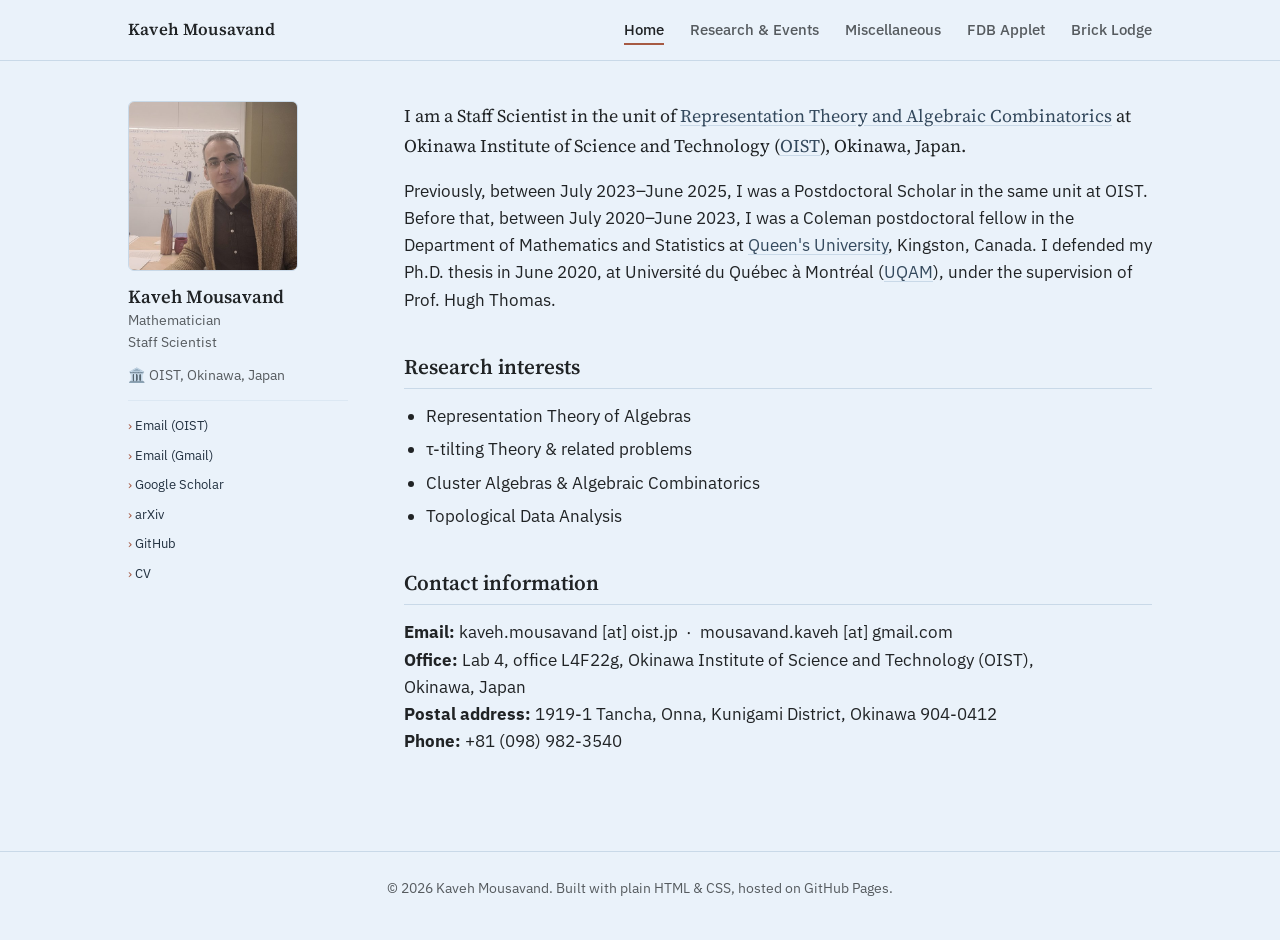
<file: index.html>
<!DOCTYPE html>
<html lang="en">
<head>
<meta charset="UTF-8">
<meta name="viewport" content="width=device-width, initial-scale=1.0">
<title>Kaveh Mousavand — Mathematics, Representation Theory</title>
<meta name="description" content="Kaveh Mousavand — Staff Scientist, Representation Theory and Algebraic Combinatorics unit, OIST.">
<link rel="icon" href="data:,">
<link rel="stylesheet" href="css/style.css">
</head>
<body>

<nav class="topnav">
  <div class="topnav-inner" id="topnav-inner">
    <a class="brand" href="index.html">Kaveh Mousavand</a>
    <button class="nav-toggle" id="nav-toggle" aria-label="Toggle navigation">Menu</button>
    <ul class="navlinks">
      <li><a href="index.html" class="active">Home</a></li>
      <li><a href="research.html">Research &amp; Events</a></li>
      <li><a href="misc.html">Miscellaneous</a></li>
      <li><a href="fdb-applet.html">FDB Applet</a></li>
      <li><a href="brick-lodge.html">Brick Lodge</a></li>
    </ul>
  </div>
</nav>

<div class="shell">
  <aside class="sidebar">
    <img class="avatar" src="assets/images/profile.jpg" alt="Kaveh Mousavand">
    <h2>Kaveh Mousavand</h2>
    <p class="field">Mathematician</p>
    <p class="role">Staff Scientist</p>
    <p class="org"><a href="https://www.oist.jp/" target="_blank" rel="noopener noreferrer">OIST, Okinawa, Japan</a></p>
    <ul class="sidebar-links">
      <li><a href="mailto:kaveh.mousavand@oist.jp" target="_blank" rel="noopener noreferrer">Email (OIST)</a></li>
      <li><a href="mailto:mousavand.kaveh@gmail.com" target="_blank" rel="noopener noreferrer">Email (Gmail)</a></li>
      <li><a href="https://scholar.google.com/citations?user=8kGHQqMAAAAJ&hl=en" target="_blank" rel="noopener noreferrer">Google Scholar</a></li>
      <li><a href="https://arxiv.org/a/mousavand_k_1" target="_blank" rel="noopener noreferrer">arXiv</a></li>
      <li><a href="https://github.com/Kaveh-Mousavand" target="_blank" rel="noopener noreferrer">GitHub</a></li>
      <li><a href="assets/docs/cv.pdf" target="_blank" rel="noopener noreferrer">CV</a></li>
    </ul>
  </aside>

  <main class="content">
    <p class="lede">I am a Staff Scientist in the unit of <a href="https://www.oist.jp/research/research-units/representations" target="_blank" rel="noopener noreferrer">Representation Theory and Algebraic Combinatorics</a> at Okinawa Institute of Science and Technology (<a href="https://www.oist.jp/" target="_blank" rel="noopener noreferrer">OIST</a>), Okinawa, Japan.</p>

    <p>Previously, between July 2023–June 2025, I was a Postdoctoral Scholar in the same unit at OIST. Before that, between July 2020–June 2023, I was a Coleman postdoctoral fellow in the Department of Mathematics and Statistics at <a href="https://www.queensu.ca" target="_blank" rel="noopener noreferrer">Queen's University</a>, Kingston, Canada. I defended my Ph.D. thesis in June 2020, at Université du Québec à Montréal (<a href="https://uqam.ca/" target="_blank" rel="noopener noreferrer">UQAM</a>), under the supervision of Prof. Hugh Thomas.</p>

    <h2>Research interests</h2>
    <ul>
      <li>Representation Theory of Algebras</li>
      <li>τ-tilting Theory &amp; related problems</li>
      <li>Cluster Algebras &amp; Algebraic Combinatorics</li>
      <li>Topological Data Analysis</li>
    </ul>

    <h2>Contact information</h2>
    <p>
      <strong>Email:</strong> kaveh.mousavand [at] oist.jp&nbsp;&nbsp;·&nbsp;&nbsp;mousavand.kaveh [at] gmail.com<br>
      <strong>Office:</strong> Lab 4, office L4F22g, Okinawa Institute of Science and Technology (OIST), Okinawa, Japan<br>
      <strong>Postal address:</strong> 1919-1 Tancha, Onna, Kunigami District, Okinawa 904-0412<br>
      <strong>Phone:</strong> +81 (098) 982-3540
    </p>
  </main>
</div>

<footer class="site-footer">
  © 2026 Kaveh Mousavand. Built with plain HTML &amp; CSS, hosted on GitHub Pages.
</footer>

<script>
document.getElementById('nav-toggle').addEventListener('click', function() {
  document.getElementById('topnav-inner').classList.toggle('open');
});
</script>
</body>
</html>
</file>
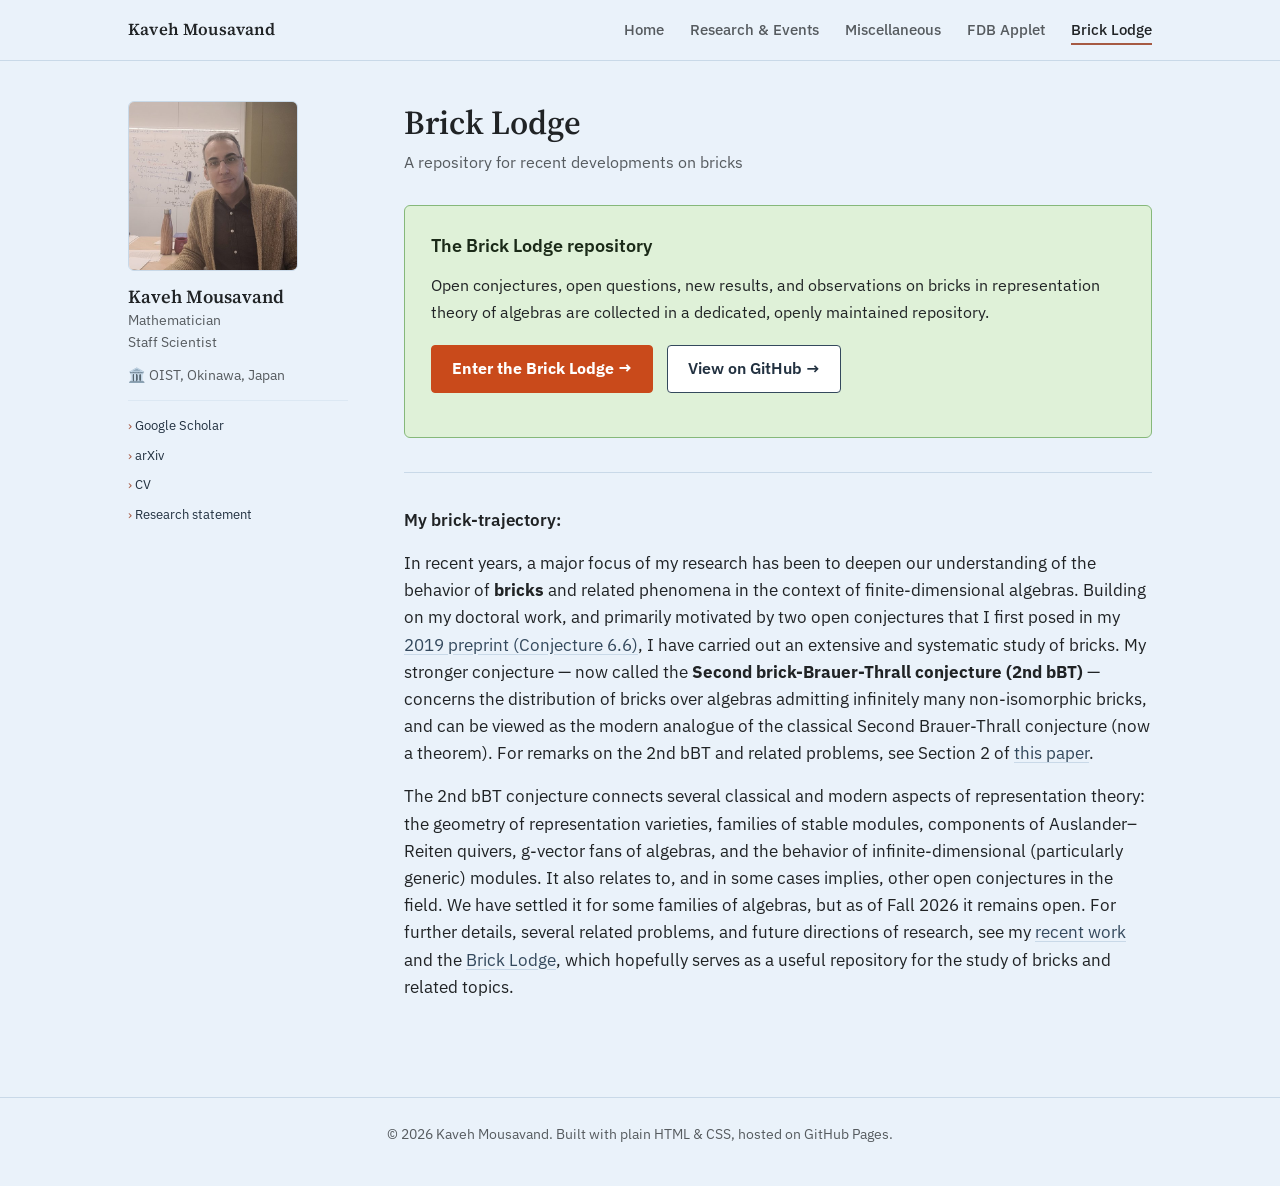
<file: brick-lodge.html>
<!DOCTYPE html>
<html lang="en">
<head>
<meta charset="UTF-8">
<meta name="viewport" content="width=device-width, initial-scale=1.0">
<title>Brick Lodge — Kaveh Mousavand</title>
<link rel="icon" href="data:,">
<link rel="stylesheet" href="css/style.css">
</head>
<body>

<nav class="topnav">
  <div class="topnav-inner" id="topnav-inner">
    <a class="brand" href="index.html">Kaveh Mousavand</a>
    <button class="nav-toggle" id="nav-toggle" aria-label="Toggle navigation">Menu</button>
    <ul class="navlinks">
      <li><a href="index.html">Home</a></li>
      <li><a href="research.html">Research &amp; Events</a></li>
      <li><a href="misc.html">Miscellaneous</a></li>
      <li><a href="fdb-applet.html">FDB Applet</a></li>
      <li><a href="brick-lodge.html" class="active">Brick Lodge</a></li>
    </ul>
  </div>
</nav>

<div class="shell">
  <aside class="sidebar">
    <img class="avatar" src="assets/images/profile.jpg" alt="Kaveh Mousavand">
    <h2>Kaveh Mousavand</h2>
    <p class="field">Mathematician</p>
    <p class="role">Staff Scientist</p>
    <p class="org"><a href="https://www.oist.jp/" target="_blank" rel="noopener noreferrer">OIST, Okinawa, Japan</a></p>
    <ul class="sidebar-links">
      <li><a href="https://scholar.google.com/citations?user=8kGHQqMAAAAJ&hl=en" target="_blank" rel="noopener noreferrer">Google Scholar</a></li>
      <li><a href="https://arxiv.org/a/mousavand_k_1" target="_blank" rel="noopener noreferrer">arXiv</a></li>
      <li><a href="assets/docs/cv.pdf" target="_blank" rel="noopener noreferrer">CV</a></li>
      <li><a href="assets/docs/research-statement.pdf" target="_blank" rel="noopener noreferrer">Research statement</a></li>
    </ul>
  </aside>

  <main class="content">
    <h1>Brick Lodge</h1>
    <p class="subtitle">A repository for recent developments on bricks</p>

    <div class="card card-lodge">
      <p class="section-label">The Brick Lodge repository</p>
      <p>Open conjectures, open questions, new results, and observations on bricks in representation theory of algebras are collected in a dedicated, openly maintained repository.</p>
      <p>
        <a class="btn btn-enter" href="https://kaveh-mousavand.github.io/brick-lodge/" target="_blank" rel="noopener noreferrer">Enter the Brick Lodge &rarr;</a>
        <a class="btn btn-github" href="https://github.com/Kaveh-Mousavand/brick-lodge" target="_blank" rel="noopener noreferrer">View on GitHub &rarr;</a>
      </p>
    </div>

    <hr class="divider">

    <p class="section-label">My brick-trajectory:</p>

    <p>In recent years, a major focus of my research has been to deepen our understanding of the behavior of <strong>bricks</strong> and related phenomena in the context of finite-dimensional algebras. Building on my doctoral work, and primarily motivated by two open conjectures that I first posed in my <a href="https://arxiv.org/abs/1910.02251" target="_blank" rel="noopener noreferrer">2019 preprint (Conjecture 6.6)</a>, I have carried out an extensive and systematic study of bricks. My stronger conjecture &mdash; now called the <strong>Second brick-Brauer-Thrall conjecture (2nd bBT)</strong> &mdash; concerns the distribution of bricks over algebras admitting infinitely many non-isomorphic bricks, and can be viewed as the modern analogue of the classical Second Brauer-Thrall conjecture (now a theorem). For remarks on the 2nd bBT and related problems, see Section 2 of <a href="https://www.sciencedirect.com/science/article/abs/pii/S0021869325004995" target="_blank" rel="noopener noreferrer">this paper</a>.</p>

    <p>The 2nd bBT conjecture connects several classical and modern aspects of representation theory: the geometry of representation varieties, families of stable modules, components of Auslander&ndash;Reiten quivers, g-vector fans of algebras, and the behavior of infinite-dimensional (particularly generic) modules. It also relates to, and in some cases implies, other open conjectures in the field. We have settled it for some families of algebras, but as of Fall 2026 it remains open. For further details, several related problems, and future directions of research, see my <a href="research.html">recent work</a> and the <a href="https://kaveh-mousavand.github.io/brick-lodge/" target="_blank" rel="noopener noreferrer">Brick Lodge</a>, which hopefully serves as a useful repository for the study of bricks and related topics.</p>
  </main>
</div>

<footer class="site-footer">
  © 2026 Kaveh Mousavand. Built with plain HTML &amp; CSS, hosted on GitHub Pages.
</footer>

<script>
document.getElementById('nav-toggle').addEventListener('click', function() {
  document.getElementById('topnav-inner').classList.toggle('open');
});
</script>
</body>
</html>
</file>
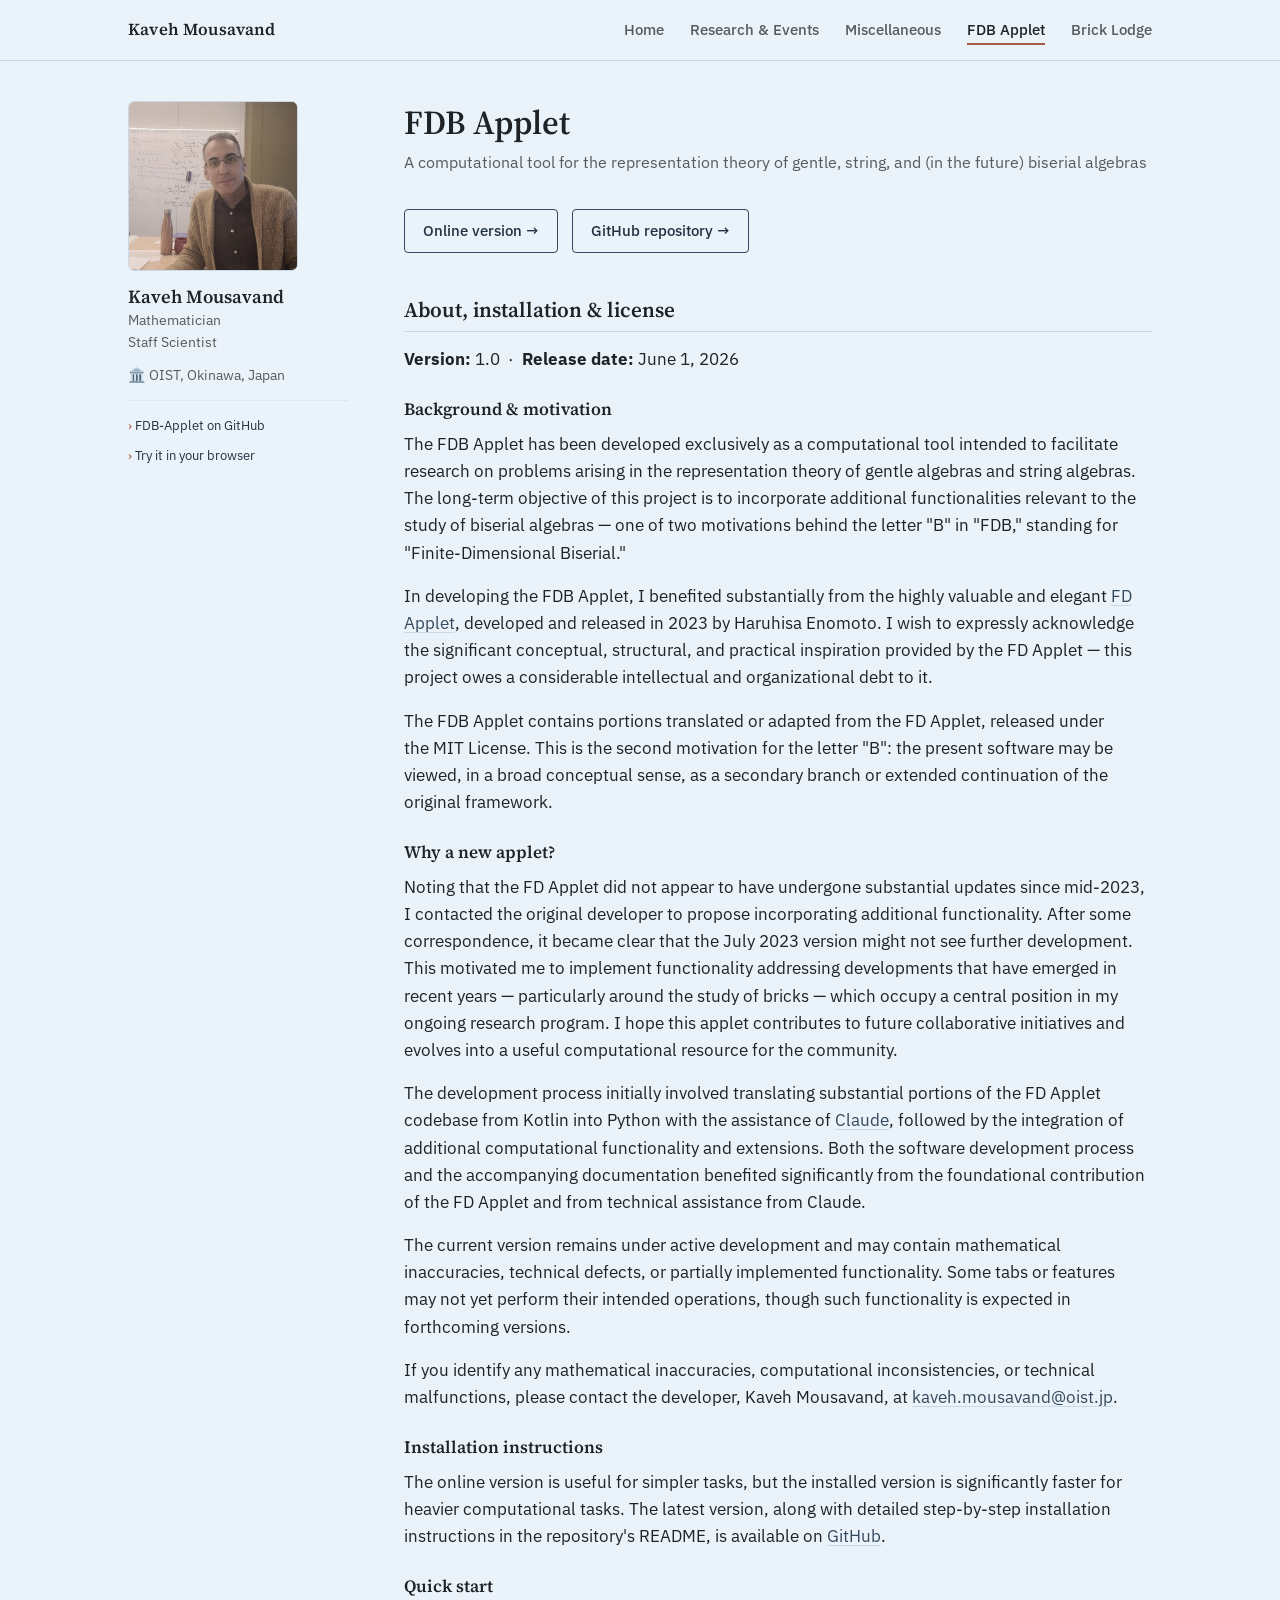
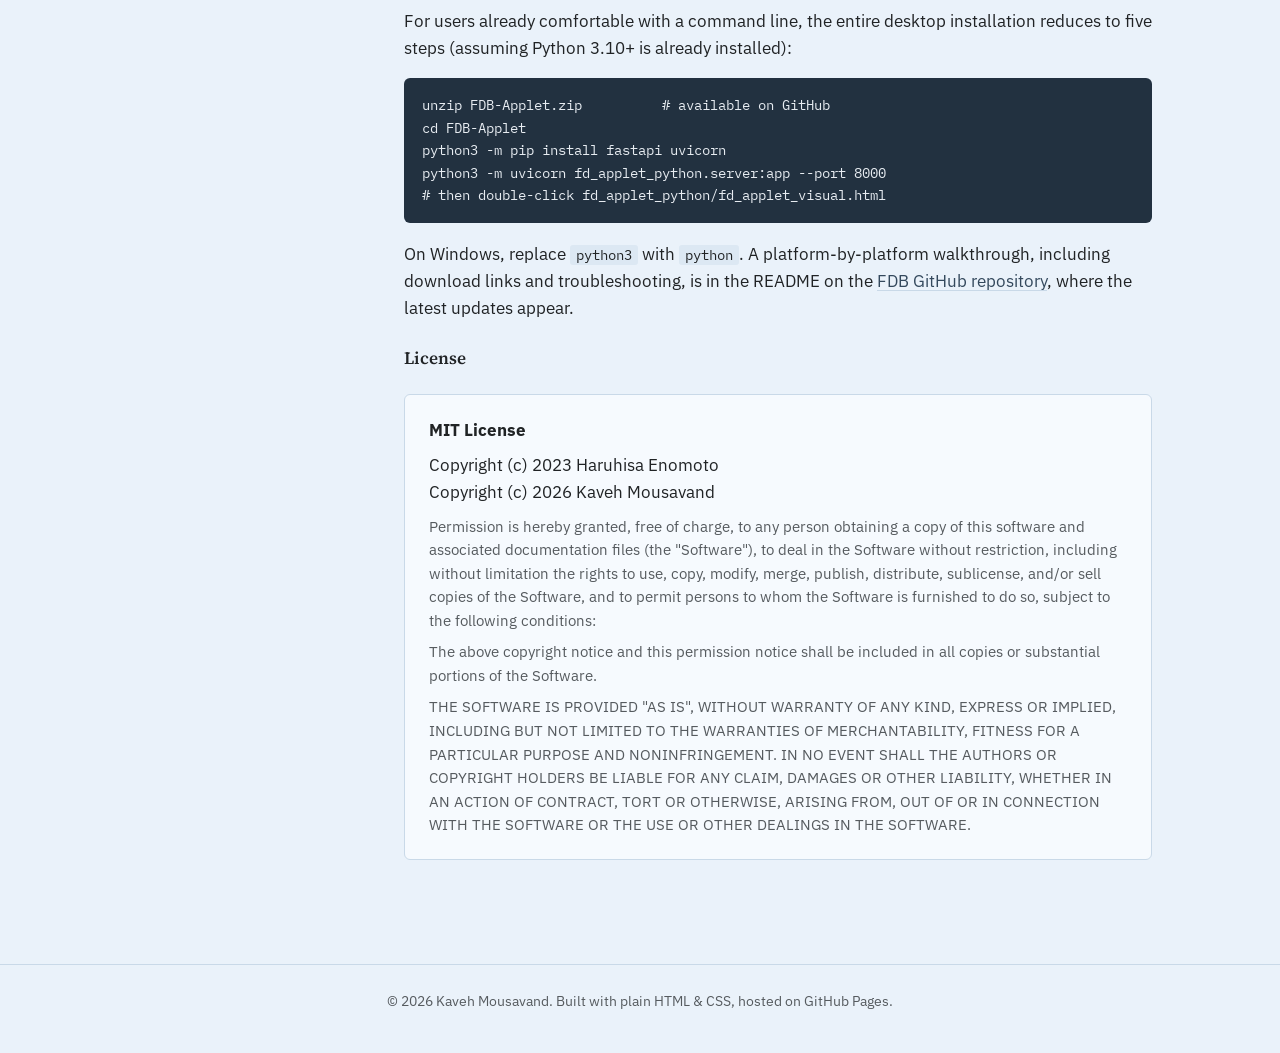
<file: fdb-applet.html>
<!DOCTYPE html>
<html lang="en">
<head>
<meta charset="UTF-8">
<meta name="viewport" content="width=device-width, initial-scale=1.0">
<title>FDB Applet — Kaveh Mousavand</title>
<link rel="icon" href="data:,">
<link rel="stylesheet" href="css/style.css">
</head>
<body>

<nav class="topnav">
  <div class="topnav-inner" id="topnav-inner">
    <a class="brand" href="index.html">Kaveh Mousavand</a>
    <button class="nav-toggle" id="nav-toggle" aria-label="Toggle navigation">Menu</button>
    <ul class="navlinks">
      <li><a href="index.html">Home</a></li>
      <li><a href="research.html">Research &amp; Events</a></li>
      <li><a href="misc.html">Miscellaneous</a></li>
      <li><a href="fdb-applet.html" class="active">FDB Applet</a></li>
      <li><a href="brick-lodge.html">Brick Lodge</a></li>
    </ul>
  </div>
</nav>

<div class="shell">
  <aside class="sidebar">
    <img class="avatar" src="assets/images/profile.jpg" alt="Kaveh Mousavand">
    <h2>Kaveh Mousavand</h2>
    <p class="field">Mathematician</p>
    <p class="role">Staff Scientist</p>
    <p class="org"><a href="https://www.oist.jp/" target="_blank" rel="noopener noreferrer">OIST, Okinawa, Japan</a></p>
    <ul class="sidebar-links">
      <li><a href="https://github.com/Kaveh-Mousavand/FDB-Applet.git" target="_blank" rel="noopener noreferrer">FDB-Applet on GitHub</a></li>
      <li><a href="https://kaveh-mousavand.github.io/FDB-Applet/fd_applet_browser.html" target="_blank" rel="noopener noreferrer">Try it in your browser</a></li>
    </ul>
  </aside>

  <main class="content">
    <h1>FDB Applet</h1>
    <p class="subtitle">A computational tool for the representation theory of gentle, string, and (in the future) biserial algebras</p>

    <p>
      <a class="btn" href="https://kaveh-mousavand.github.io/FDB-Applet/fd_applet_browser.html" target="_blank" rel="noopener noreferrer">Online version →</a>
      <a class="btn" href="https://github.com/Kaveh-Mousavand/FDB-Applet.git" target="_blank" rel="noopener noreferrer">GitHub repository →</a>
    </p>

    <h2>About, installation &amp; license</h2>
    <p><strong>Version:</strong> 1.0 &nbsp;·&nbsp; <strong>Release date:</strong> June 1, 2026</p>

    <h3>Background &amp; motivation</h3>
    <p>The FDB Applet has been developed exclusively as a computational tool intended to facilitate research on problems arising in the representation theory of gentle algebras and string algebras. The long-term objective of this project is to incorporate additional functionalities relevant to the study of biserial algebras — one of two motivations behind the letter "B" in "FDB," standing for "Finite-Dimensional Biserial."</p>

    <p>In developing the FDB Applet, I benefited substantially from the highly valuable and elegant <a href="https://haruhisa-enomoto.github.io/fd-applet/" target="_blank" rel="noopener noreferrer">FD Applet</a>, developed and released in 2023 by Haruhisa Enomoto. I wish to expressly acknowledge the significant conceptual, structural, and practical inspiration provided by the FD Applet — this project owes a considerable intellectual and organizational debt to it.</p>

    <p>The FDB Applet contains portions translated or adapted from the FD Applet, released under the MIT License. This is the second motivation for the letter "B": the present software may be viewed, in a broad conceptual sense, as a secondary branch or extended continuation of the original framework.</p>

    <h3>Why a new applet?</h3>
    <p>Noting that the FD Applet did not appear to have undergone substantial updates since mid-2023, I contacted the original developer to propose incorporating additional functionality. After some correspondence, it became clear that the July 2023 version might not see further development. This motivated me to implement functionality addressing developments that have emerged in recent years — particularly around the study of bricks — which occupy a central position in my ongoing research program. I hope this applet contributes to future collaborative initiatives and evolves into a useful computational resource for the community.</p>

    <p>The development process initially involved translating substantial portions of the FD Applet codebase from Kotlin into Python with the assistance of <a href="https://claude.ai/" target="_blank" rel="noopener noreferrer">Claude</a>, followed by the integration of additional computational functionality and extensions. Both the software development process and the accompanying documentation benefited significantly from the foundational contribution of the FD Applet and from technical assistance from Claude.</p>

    <p>The current version remains under active development and may contain mathematical inaccuracies, technical defects, or partially implemented functionality. Some tabs or features may not yet perform their intended operations, though such functionality is expected in forthcoming versions.</p>

    <p>If you identify any mathematical inaccuracies, computational inconsistencies, or technical malfunctions, please contact the developer, Kaveh Mousavand, at <a href="mailto:kaveh.mousavand@oist.jp" target="_blank" rel="noopener noreferrer">kaveh.mousavand@oist.jp</a>.</p>

    <h3>Installation instructions</h3>
    <p>The online version is useful for simpler tasks, but the installed version is significantly faster for heavier computational tasks. The latest version, along with detailed step-by-step installation instructions in the repository's README, is available on <a href="https://github.com/Kaveh-Mousavand/FDB-Applet" target="_blank" rel="noopener noreferrer">GitHub</a>.</p>

    <h3>Quick start</h3>
    <p>For users already comfortable with a command line, the entire desktop installation reduces to five steps (assuming Python 3.10+ is already installed):</p>
    <pre>unzip FDB-Applet.zip          # available on GitHub
cd FDB-Applet
python3 -m pip install fastapi uvicorn
python3 -m uvicorn fd_applet_python.server:app --port 8000
# then double-click fd_applet_python/fd_applet_visual.html</pre>
    <p>On Windows, replace <code class="inline">python3</code> with <code class="inline">python</code>. A platform-by-platform walkthrough, including download links and troubleshooting, is in the README on the <a href="https://github.com/Kaveh-Mousavand/FDB-Applet.git" target="_blank" rel="noopener noreferrer">FDB GitHub repository</a>, where the latest updates appear.</p>

    <h3>License</h3>
    <div class="card">
      <p style="margin-bottom:8px;"><strong>MIT License</strong></p>
      <p style="margin-bottom:8px;">Copyright (c) 2023 Haruhisa Enomoto<br>Copyright (c) 2026 Kaveh Mousavand</p>
      <p style="margin-bottom:8px; font-size:0.92rem; color:var(--ink-soft);">Permission is hereby granted, free of charge, to any person obtaining a copy of this software and associated documentation files (the "Software"), to deal in the Software without restriction, including without limitation the rights to use, copy, modify, merge, publish, distribute, sublicense, and/or sell copies of the Software, and to permit persons to whom the Software is furnished to do so, subject to the following conditions:</p>
      <p style="margin-bottom:8px; font-size:0.92rem; color:var(--ink-soft);">The above copyright notice and this permission notice shall be included in all copies or substantial portions of the Software.</p>
      <p style="margin-bottom:0; font-size:0.92rem; color:var(--ink-soft);">THE SOFTWARE IS PROVIDED "AS IS", WITHOUT WARRANTY OF ANY KIND, EXPRESS OR IMPLIED, INCLUDING BUT NOT LIMITED TO THE WARRANTIES OF MERCHANTABILITY, FITNESS FOR A PARTICULAR PURPOSE AND NONINFRINGEMENT. IN NO EVENT SHALL THE AUTHORS OR COPYRIGHT HOLDERS BE LIABLE FOR ANY CLAIM, DAMAGES OR OTHER LIABILITY, WHETHER IN AN ACTION OF CONTRACT, TORT OR OTHERWISE, ARISING FROM, OUT OF OR IN CONNECTION WITH THE SOFTWARE OR THE USE OR OTHER DEALINGS IN THE SOFTWARE.</p>
    </div>
  </main>
</div>

<footer class="site-footer">
  © 2026 Kaveh Mousavand. Built with plain HTML &amp; CSS, hosted on GitHub Pages.
</footer>

<script>
document.getElementById('nav-toggle').addEventListener('click', function() {
  document.getElementById('topnav-inner').classList.toggle('open');
});
</script>
</body>
</html>
</file>
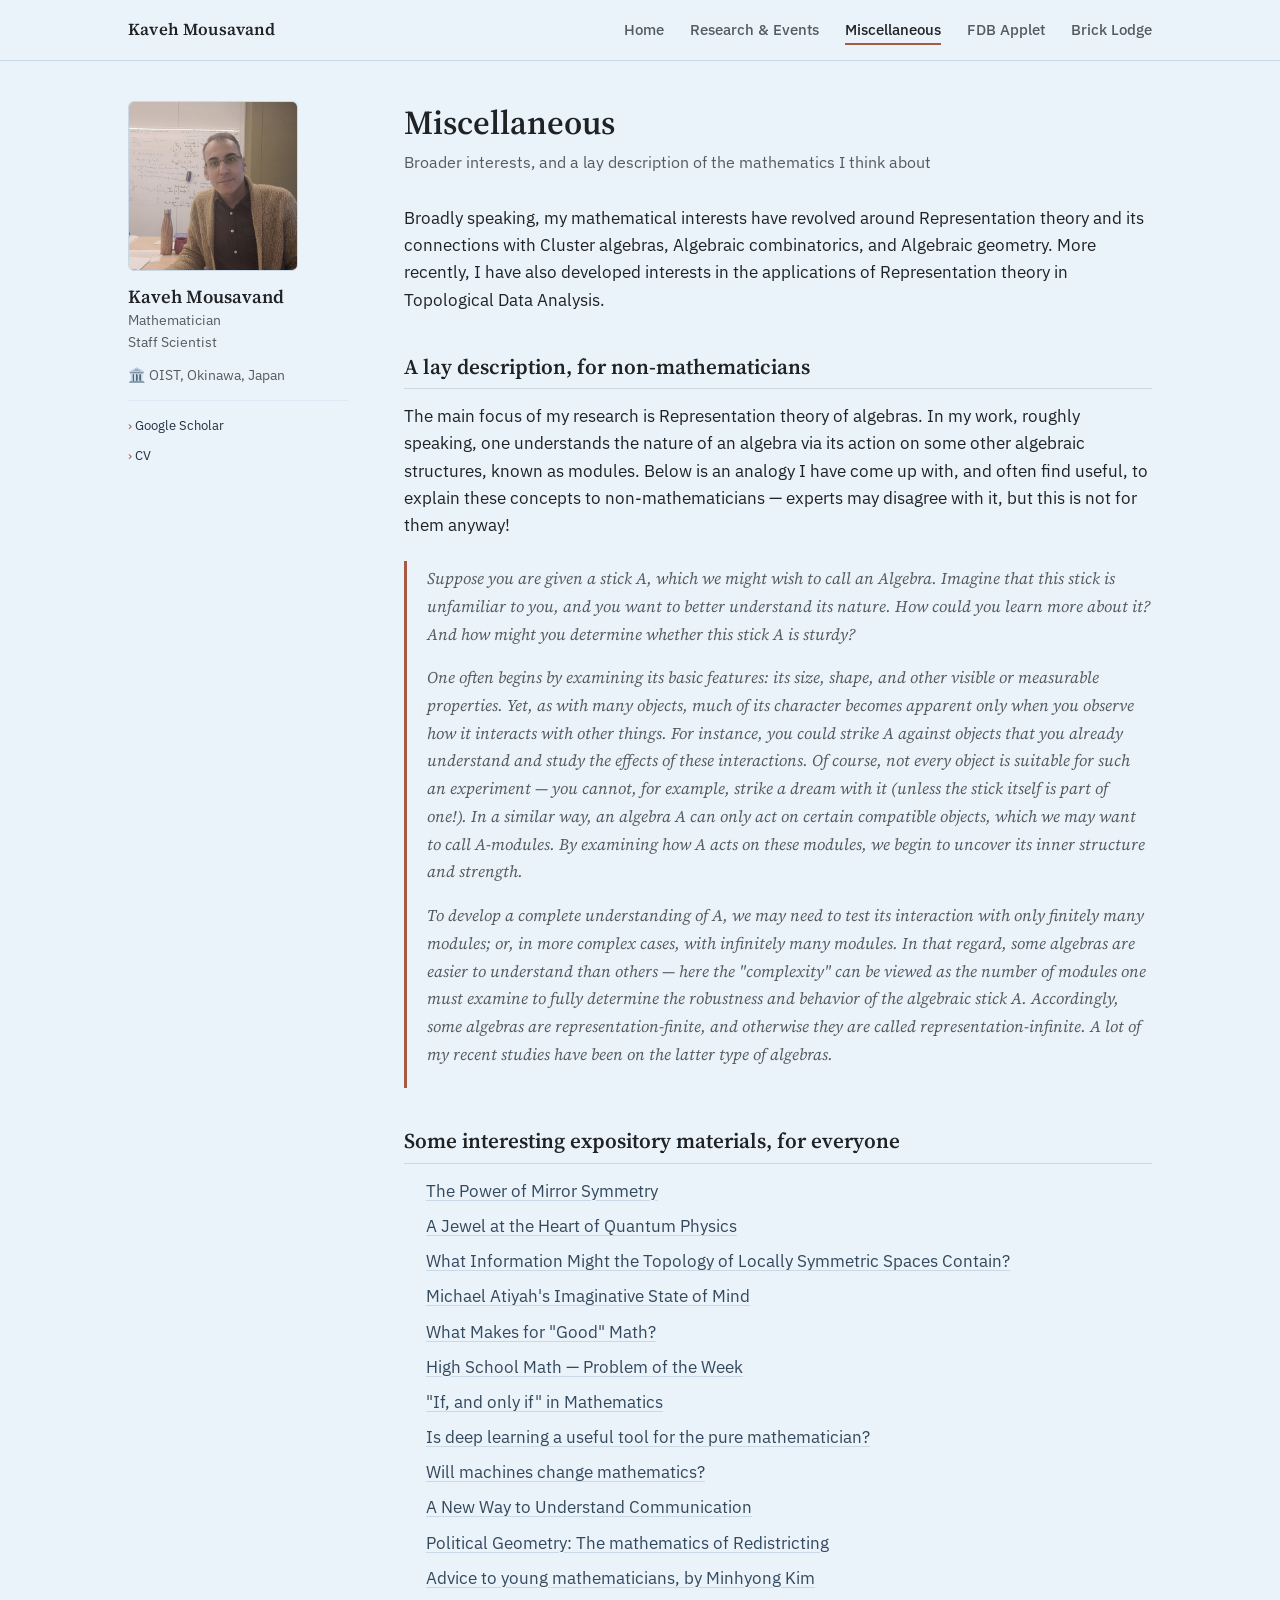
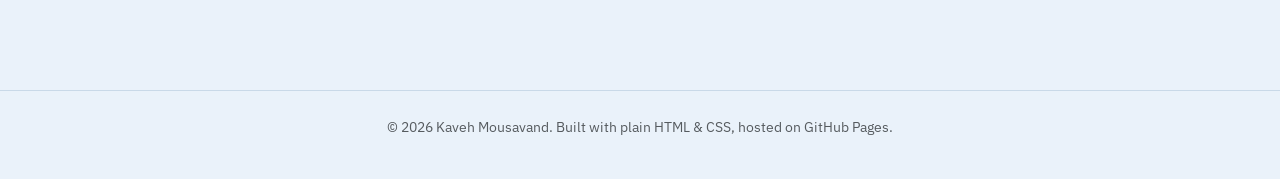
<file: misc.html>
<!DOCTYPE html>
<html lang="en">
<head>
<meta charset="UTF-8">
<meta name="viewport" content="width=device-width, initial-scale=1.0">
<title>Miscellaneous — Kaveh Mousavand</title>
<link rel="icon" href="data:,">
<link rel="stylesheet" href="css/style.css">
</head>
<body>

<nav class="topnav">
  <div class="topnav-inner" id="topnav-inner">
    <a class="brand" href="index.html">Kaveh Mousavand</a>
    <button class="nav-toggle" id="nav-toggle" aria-label="Toggle navigation">Menu</button>
    <ul class="navlinks">
      <li><a href="index.html">Home</a></li>
      <li><a href="research.html">Research &amp; Events</a></li>
      <li><a href="misc.html" class="active">Miscellaneous</a></li>
      <li><a href="fdb-applet.html">FDB Applet</a></li>
      <li><a href="brick-lodge.html">Brick Lodge</a></li>
    </ul>
  </div>
</nav>

<div class="shell">
  <aside class="sidebar">
    <img class="avatar" src="assets/images/profile.jpg" alt="Kaveh Mousavand">
    <h2>Kaveh Mousavand</h2>
    <p class="field">Mathematician</p>
    <p class="role">Staff Scientist</p>
    <p class="org"><a href="https://www.oist.jp/" target="_blank" rel="noopener noreferrer">OIST, Okinawa, Japan</a></p>
    <ul class="sidebar-links">
      <li><a href="https://scholar.google.com/citations?user=8kGHQqMAAAAJ&hl=en" target="_blank" rel="noopener noreferrer">Google Scholar</a></li>
      <li><a href="assets/docs/cv.pdf" target="_blank" rel="noopener noreferrer">CV</a></li>
    </ul>
  </aside>

  <main class="content">
    <h1>Miscellaneous</h1>
    <p class="subtitle">Broader interests, and a lay description of the mathematics I think about</p>

    <p>Broadly speaking, my mathematical interests have revolved around Representation theory and its connections with Cluster algebras, Algebraic combinatorics, and Algebraic geometry. More recently, I have also developed interests in the applications of Representation theory in Topological Data Analysis.</p>

    <h2>A lay description, for non-mathematicians</h2>
    <p>The main focus of my research is Representation theory of algebras. In my work, roughly speaking, one understands the nature of an algebra via its action on some other algebraic structures, known as modules. Below is an analogy I have come up with, and often find useful, to explain these concepts to non-mathematicians — experts may disagree with it, but this is not for them anyway!</p>

    <div class="quote-block">
      <p>Suppose you are given a stick <em>A</em>, which we might wish to call an Algebra. Imagine that this stick is unfamiliar to you, and you want to better understand its nature. How could you learn more about it? And how might you determine whether this stick <em>A</em> is sturdy?</p>
      <p>One often begins by examining its basic features: its size, shape, and other visible or measurable properties. Yet, as with many objects, much of its character becomes apparent only when you observe how it interacts with other things. For instance, you could strike <em>A</em> against objects that you already understand and study the effects of these interactions. Of course, not every object is suitable for such an experiment — you cannot, for example, strike a dream with it (unless the stick itself is part of one!). In a similar way, an algebra <em>A</em> can only act on certain compatible objects, which we may want to call <em>A</em>-modules. By examining how <em>A</em> acts on these modules, we begin to uncover its inner structure and strength.</p>
      <p>To develop a complete understanding of <em>A</em>, we may need to test its interaction with only finitely many modules; or, in more complex cases, with infinitely many modules. In that regard, some algebras are easier to understand than others — here the "complexity" can be viewed as the number of modules one must examine to fully determine the robustness and behavior of the algebraic stick <em>A</em>. Accordingly, some algebras are representation-finite, and otherwise they are called representation-infinite. A lot of my recent studies have been on the latter type of algebras.</p>
    </div>

    <h2>Some interesting expository materials, for everyone</h2>
    <ul class="link-grid">
      <li><a href="https://www.ias.edu/ideas/power-mirror-symmetry" target="_blank" rel="noopener noreferrer">The Power of Mirror Symmetry</a></li>
      <li><a href="https://www.quantamagazine.org/physicists-discover-geometry-underlying-particle-physics-20130917/" target="_blank" rel="noopener noreferrer">A Jewel at the Heart of Quantum Physics</a></li>
      <li><a href="https://www.ias.edu/ideas/venkatesh-locally-symmetric-spaces" target="_blank" rel="noopener noreferrer">What Information Might the Topology of Locally Symmetric Spaces Contain?</a></li>
      <li><a href="https://www.quantamagazine.org/michael-atiyahs-mathematical-dreams-20160303" target="_blank" rel="noopener noreferrer">Michael Atiyah's Imaginative State of Mind</a></li>
      <li><a href="https://youtu.be/z-VFby8rWZE?si=7OdsNeQ2hMykwrz5" target="_blank" rel="noopener noreferrer">What Makes for "Good" Math?</a></li>
      <li><a href="https://cemc.uwaterloo.ca/resources/potw" target="_blank" rel="noopener noreferrer">High School Math — Problem of the Week</a></li>
      <li><a href="https://ems.press/content/serial-article-files/47514" target="_blank" rel="noopener noreferrer">"If, and only if" in Mathematics</a></li>
      <li><a href="https://www.ams.org/journals/bull/2024-61-02/S0273-0979-2024-01829-1/S0273-0979-2024-01829-1.pdf" target="_blank" rel="noopener noreferrer">Is deep learning a useful tool for the pure mathematician?</a></li>
      <li><a href="https://www.ams.org/journals/bull/2024-61-02/S0273-0979-2024-01836-9/S0273-0979-2024-01836-9.pdf" target="_blank" rel="noopener noreferrer">Will machines change mathematics?</a></li>
      <li><a href="https://www.quantamagazine.org/mark-braverman-wins-the-imu-abacus-medal-20220705/" target="_blank" rel="noopener noreferrer">A New Way to Understand Communication</a></li>
      <li><a href="https://youtu.be/pi_i3ZMvtTo?si=lcvHU4iRjFWzLk1_" target="_blank" rel="noopener noreferrer">Political Geometry: The mathematics of Redistricting</a></li>
      <li><a href="https://youtu.be/lH_UM9TDJ-c?si=S6Nd7y1_5YVH0vrD" target="_blank" rel="noopener noreferrer">Advice to young mathematicians, by Minhyong Kim</a></li>
    </ul>
  </main>
</div>

<footer class="site-footer">
  © 2026 Kaveh Mousavand. Built with plain HTML &amp; CSS, hosted on GitHub Pages.
</footer>

<script>
document.getElementById('nav-toggle').addEventListener('click', function() {
  document.getElementById('topnav-inner').classList.toggle('open');
});
</script>
</body>
</html>
</file>
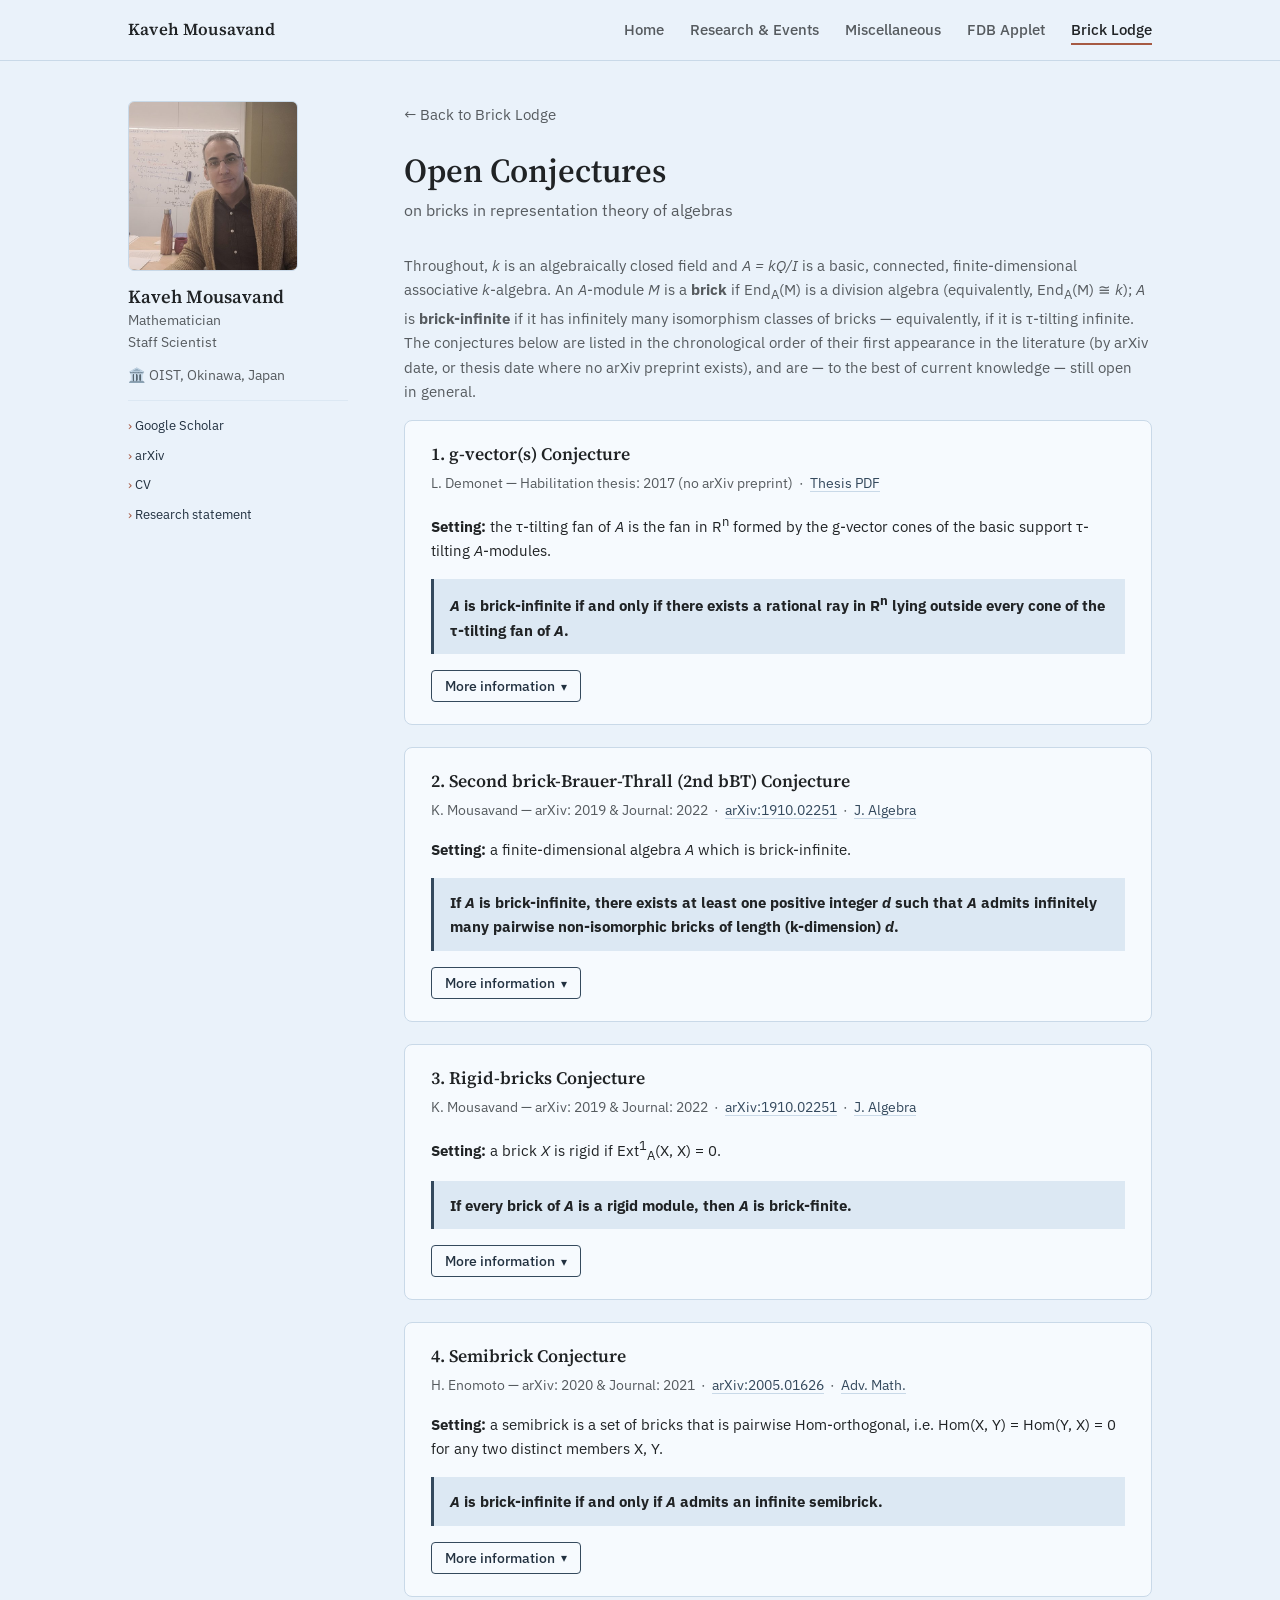
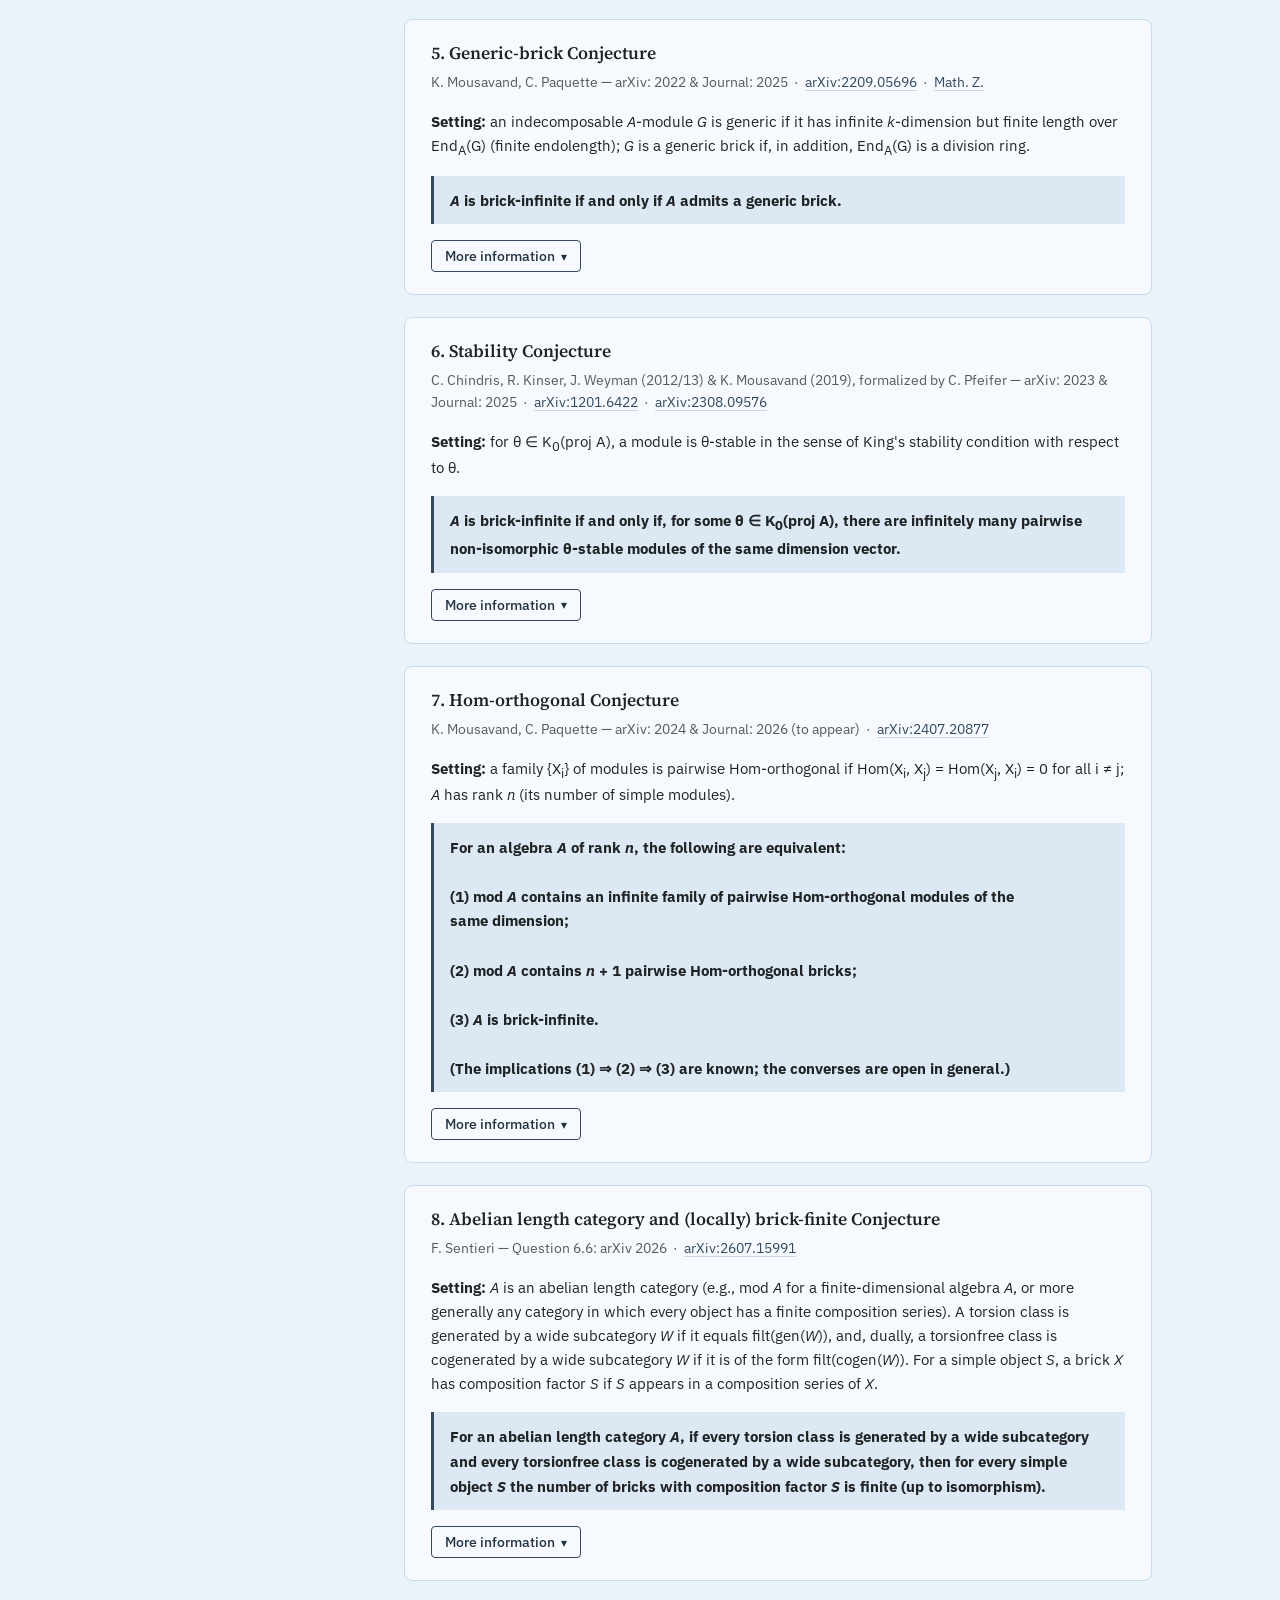
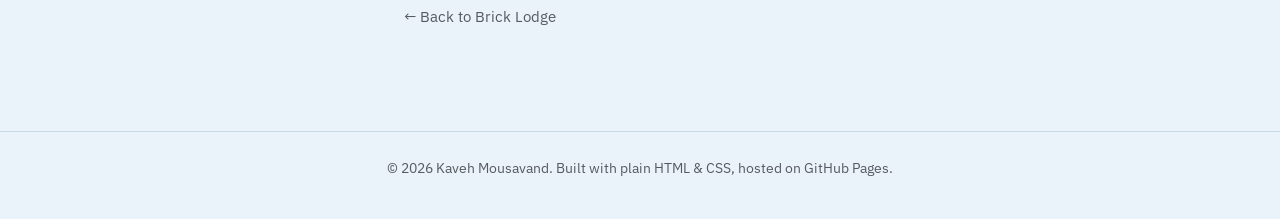
<file: open-conjectures.html>
<!DOCTYPE html>
<html lang="en">
<head>
<meta charset="UTF-8">
<meta name="viewport" content="width=device-width, initial-scale=1.0">
<title>Open Conjectures on Bricks — Kaveh Mousavand</title>
<link rel="icon" href="data:,">
<link rel="stylesheet" href="css/style.css">
</head>
<body>

<nav class="topnav">
  <div class="topnav-inner" id="topnav-inner">
    <a class="brand" href="index.html">Kaveh Mousavand</a>
    <button class="nav-toggle" id="nav-toggle" aria-label="Toggle navigation">Menu</button>
    <ul class="navlinks">
      <li><a href="index.html">Home</a></li>
      <li><a href="research.html">Research &amp; Events</a></li>
      <li><a href="misc.html">Miscellaneous</a></li>
      <li><a href="fdb-applet.html">FDB Applet</a></li>
      <li><a href="brick-lodge.html" class="active">Brick Lodge</a></li>
    </ul>
  </div>
</nav>

<div class="shell">
  <aside class="sidebar">
    <img class="avatar" src="assets/images/profile.jpg" alt="Kaveh Mousavand">
    <h2>Kaveh Mousavand</h2>
    <p class="field">Mathematician</p>
    <p class="role">Staff Scientist</p>
    <p class="org"><a href="https://www.oist.jp/" target="_blank" rel="noopener noreferrer">OIST, Okinawa, Japan</a></p>
    <ul class="sidebar-links">
      <li><a href="https://scholar.google.com/citations?user=8kGHQqMAAAAJ&hl=en" target="_blank" rel="noopener noreferrer">Google Scholar</a></li>
      <li><a href="https://arxiv.org/a/mousavand_k_1" target="_blank" rel="noopener noreferrer">arXiv</a></li>
      <li><a href="assets/docs/cv.pdf" target="_blank" rel="noopener noreferrer">CV</a></li>
      <li><a href="assets/docs/research-statement.pdf" target="_blank" rel="noopener noreferrer">Research statement</a></li>
    </ul>
  </aside>

  <main class="content">
    <a class="back-link" href="brick-lodge.html">&larr; Back to Brick Lodge</a>
    <h1>Open Conjectures</h1>
    <p class="subtitle">on bricks in representation theory of algebras</p>

    <p class="conjectures-intro">Throughout, <em>k</em> is an algebraically closed field and <em>A = kQ/I</em> is a basic, connected, finite-dimensional associative <em>k</em>-algebra. An <em>A</em>-module <em>M</em> is a <strong>brick</strong> if End<sub>A</sub>(M) is a division algebra (equivalently, End<sub>A</sub>(M) &cong; <em>k</em>); <em>A</em> is <strong>brick-infinite</strong> if it has infinitely many isomorphism classes of bricks — equivalently, if it is τ-tilting infinite. The conjectures below are listed in the chronological order of their first appearance in the literature (by arXiv date, or thesis date where no arXiv preprint exists), and are &mdash; to the best of current knowledge &mdash; still open in general.</p>

    <!-- 1 -->
    <div class="conjecture-card">
      <h3>1. g-vector(s) Conjecture</h3>
      <p class="conjecture-meta">L. Demonet — Habilitation thesis: 2017 (no arXiv preprint) &nbsp;·&nbsp; <a href="https://www.math.nagoya-u.ac.jp/~demonet/recherche/habilitation.pdf" target="_blank" rel="noopener noreferrer">Thesis PDF</a></p>
      <p class="conjecture-setting"><strong>Setting:</strong> the τ-tilting fan of <em>A</em> is the fan in R<sup>n</sup> formed by the g-vector cones of the basic support τ-tilting <em>A</em>-modules.</p>
      <p class="conjecture-statement"><em>A</em> is brick-infinite if and only if there exists a rational ray in R<sup>n</sup> lying outside every cone of the τ-tilting fan of <em>A</em>.</p>
      <button type="button" class="info-toggle" aria-expanded="false" data-target="info-1">More information <span class="chev">&#9662;</span></button>
      <div class="info-panel" id="info-1" hidden>
        <p>Now treated as a conjecture, the statement was first raised as an open problem (Question 3.49) by Laurent Demonet in his 2017 Habilitation thesis, in the context of the τ-tilting fan — the fan formed in R<sup>n</sup> by the g-vector cones of the basic support τ-tilting modules of an algebra. The question ties brick-infiniteness to a geometric "gap" in this fan.</p>
        <p><strong>Methodology and partial results:</strong> Calvin Pfeifer (<a href="https://arxiv.org/abs/2308.09576" target="_blank" rel="noopener noreferrer">arXiv:2308.09576</a>, August 2023) gave a τ-reduced reformulation of the conjecture in terms of Geiss–Leclerc–Schröer's generically τ-reduced components, and proved it equivalent to the Stability Conjecture for the class of E-tame algebras introduced by Asai–Iyama. Shortly after, Mousavand–Paquette (<a href="https://arxiv.org/abs/2311.14863" target="_blank" rel="noopener noreferrer">arXiv:2311.14863</a>, November 2023) introduced the τ-convergence property as a systematic method for constructing a rational g-vector outside the τ-tilting fan: for a minimal brick-infinite algebra with this property, such a g-vector always exists, so the algebra cannot be E-finite. Using this method, they verify the conjecture for every tame algebra all of whose bricks are, with finitely many exceptions, τ-rigid.</p>
        <p><strong>New connections (2026):</strong> Mousavand–Paquette (<a href="https://arxiv.org/abs/2609.31417" target="_blank" rel="noopener noreferrer">arXiv:2609.31417</a>, September 2026) show that a rational ray outside the τ-tilting fan — the very conclusion of this conjecture — forces the algebra to admit an infinite family of θ-stable bricks of a fixed dimension, for some weight θ; in particular, the 2nd bBT Conjecture holds for every E-infinite algebra. Conversely, they prove that this conjecture implies the Stable Second brick-Brauer–Thrall Conjecture (item 6) for every brick-infinite algebra, so a proof of the g-vectors Conjecture would settle both the stable and the ordinary 2nd bBT Conjecture in full generality.</p>
        <p><strong>Current state:</strong> open in general.</p>
        <p><strong>Connections:</strong> part of the unifying brick-Brauer-Thrall (bBT) framework; equivalent to the Stability Conjecture for E-tame algebras, and to all bBT conjectures for tame algebras in general.</p>
        <p class="topics-label">Related topics</p>
        <ul class="topic-list">
          <li><a href="https://arxiv.org/abs/1210.1036" target="_blank" rel="noopener noreferrer">τ-tilting theory</a></li>
          <li><a href="https://arxiv.org/abs/1503.00285" target="_blank" rel="noopener noreferrer">τ-tilting finiteness &amp; g-vectors</a></li>
          <li><a href="https://arxiv.org/abs/2311.14863" target="_blank" rel="noopener noreferrer">τ-convergence</a></li>
          <li><a href="https://arxiv.org/abs/2609.31417" target="_blank" rel="noopener noreferrer">E-infinite algebras (2026)</a></li>
          <li><a href="https://arxiv.org/abs/2203.15213" target="_blank" rel="noopener noreferrer">Fans &amp; polytopes in tilting theory</a></li>
          <li><a href="https://arxiv.org/abs/2508.11789" target="_blank" rel="noopener noreferrer">Bricks — a survey</a></li>
        </ul>
      </div>
    </div>

    <!-- 2 -->
    <div class="conjecture-card">
      <h3>2. Second brick-Brauer-Thrall (2nd bBT) Conjecture</h3>
      <p class="conjecture-meta">K. Mousavand — arXiv: 2019 &amp; Journal: 2022 &nbsp;·&nbsp; <a href="https://arxiv.org/abs/1910.02251" target="_blank" rel="noopener noreferrer">arXiv:1910.02251</a> &nbsp;·&nbsp; <a href="https://www.sciencedirect.com/science/article/abs/pii/S0021869322003027" target="_blank" rel="noopener noreferrer">J. Algebra</a></p>
      <p class="conjecture-setting"><strong>Setting:</strong> a finite-dimensional algebra <em>A</em> which is brick-infinite.</p>
      <p class="conjecture-statement">If <em>A</em> is brick-infinite, there exists at least one positive integer <em>d</em> such that <em>A</em> admits infinitely many pairwise non-isomorphic bricks of length (k-dimension) <em>d</em>.</p>
      <button type="button" class="info-toggle" aria-expanded="false" data-target="info-2">More information <span class="chev">&#9662;</span></button>
      <div class="info-panel" id="info-2" hidden>
        <p>First posed by Kaveh Mousavand as Conjecture 6.6 of the arXiv preprint "τ-tilting finiteness of non-distributive algebras and their module varieties" (October 2019), this can be seen as the brick-theoretic analogue of the classical Second Brauer–Thrall Conjecture -- proved in the 1980s. Later, the same statement was independently posed by Schroll–Treffinger–Valdivieso under the name "Second τ-Brauer-Thrall Conjecture."</p>
        <p><strong>Current state:</strong> verified for several families — non-distributive minimal representation-infinite algebras, biserial algebras, and any algebra with a generalized standard component (under a standard reduction) — but open in general.</p>
        <p><strong>Major recent progress (2026):</strong> Mousavand–Paquette (<a href="https://arxiv.org/abs/2609.31417" target="_blank" rel="noopener noreferrer">arXiv:2609.31417</a>, September 2026) prove the conjecture in full for every E-infinite algebra (i.e., every algebra that is not E-finite). Since every brick-infinite algebra is conjectured (via Demonet's Conjecture, item 1 above) to be E-infinite, this effectively reduces the 2nd bBT Conjecture entirely to Demonet's Conjecture: the only way a counterexample to the 2nd bBT Conjecture could exist is among brick-infinite algebras that are E-finite, which is exactly the family Demonet's Conjecture asserts to be empty.</p>
        <p><strong>Connections:</strong> the central conjecture of the bBT family; it implies the Rigid-bricks and Semibrick conjectures, and reduces to the case of minimal brick-infinite algebras with almost all bricks faithful.</p>
        <p class="topics-label">Related topics</p>
        <ul class="topic-list">
          <li><a href="https://arxiv.org/abs/1705.10858" target="_blank" rel="noopener noreferrer">Minimal representation-infinite algebras</a></li>
          <li><a href="https://arxiv.org/abs/1503.00285" target="_blank" rel="noopener noreferrer">τ-tilting finiteness</a></li>
          <li><a href="https://arxiv.org/abs/1911.09021" target="_blank" rel="noopener noreferrer">Band and τ-tilting finiteness</a></li>
          <li><a href="https://arxiv.org/abs/2407.20877" target="_blank" rel="noopener noreferrer">Hom-orthogonal modules</a></li>
          <li><a href="https://arxiv.org/abs/2609.31417" target="_blank" rel="noopener noreferrer">E-infinite algebras (2026)</a></li>
          <li><a href="https://arxiv.org/abs/2508.11789" target="_blank" rel="noopener noreferrer">Bricks — a survey</a></li>
        </ul>
      </div>
    </div>

    <!-- 3 -->
    <div class="conjecture-card">
      <h3>3. Rigid-bricks Conjecture</h3>
      <p class="conjecture-meta">K. Mousavand — arXiv: 2019 &amp; Journal: 2022 &nbsp;·&nbsp; <a href="https://arxiv.org/abs/1910.02251" target="_blank" rel="noopener noreferrer">arXiv:1910.02251</a> &nbsp;·&nbsp; <a href="https://www.sciencedirect.com/science/article/abs/pii/S0021869322003027" target="_blank" rel="noopener noreferrer">J. Algebra</a></p>
      <p class="conjecture-setting"><strong>Setting:</strong> a brick <em>X</em> is rigid if Ext<sup>1</sup><sub>A</sub>(X, X) = 0.</p>
      <p class="conjecture-statement">If every brick of <em>A</em> is a rigid module, then <em>A</em> is brick-finite.</p>
      <button type="button" class="info-toggle" aria-expanded="false" data-target="info-3">More information <span class="chev">&#9662;</span></button>
      <div class="info-panel" id="info-3" hidden>
        <p>Posed alongside the 2nd bBT Conjecture in Mousavand's 2019–2020 work (Conjecture 6.0.1 of the Ph.D. thesis). A geometric argument shows that an affirmative resolution of the 2nd bBT Conjecture would also settle this one.</p>
        <p><strong>Current state:</strong> open in general; verified in the same special cases as the 2nd bBT Conjecture.</p>
        <p><strong>Connections:</strong> a consequence of the 2nd bBT Conjecture; both sit inside the wider bBT family unified through Hom-orthogonal modules.</p>
        <p class="topics-label">Related topics</p>
        <ul class="topic-list">
          <li><a href="https://arxiv.org/abs/1210.1036" target="_blank" rel="noopener noreferrer">τ-tilting theory</a></li>
          <li><a href="https://arxiv.org/abs/1503.00285" target="_blank" rel="noopener noreferrer">Brick–τ-rigid correspondence</a></li>
          <li><a href="https://arxiv.org/abs/1910.02251" target="_blank" rel="noopener noreferrer">2nd bBT Conjecture</a></li>
          <li><a href="https://arxiv.org/abs/2508.11789" target="_blank" rel="noopener noreferrer">Bricks — a survey</a></li>
        </ul>
      </div>
    </div>

    <!-- 4 -->
    <div class="conjecture-card">
      <h3>4. Semibrick Conjecture</h3>
      <p class="conjecture-meta">H. Enomoto — arXiv: 2020 &amp; Journal: 2021 &nbsp;·&nbsp; <a href="https://arxiv.org/abs/2005.01626" target="_blank" rel="noopener noreferrer">arXiv:2005.01626</a> &nbsp;·&nbsp; <a href="https://www.sciencedirect.com/science/article/abs/pii/S0001870821005521" target="_blank" rel="noopener noreferrer">Adv. Math.</a></p>
      <p class="conjecture-setting"><strong>Setting:</strong> a semibrick is a set of bricks that is pairwise Hom-orthogonal, i.e. Hom(X, Y) = Hom(Y, X) = 0 for any two distinct members X, Y.</p>
      <p class="conjecture-statement"><em>A</em> is brick-infinite if and only if <em>A</em> admits an infinite semibrick.</p>
      <button type="button" class="info-toggle" aria-expanded="false" data-target="info-4">More information <span class="chev">&#9662;</span></button>
      <div class="info-panel" id="info-4" hidden>
        <p>First conjectured by Haruhisa Enomoto as Conjecture 5.12 of the arXiv preprint "Monobrick, a uniform approach to torsion-free classes and wide subcategories" (May 2020), building on the classical bijection between semibricks and wide subcategories in a length abelian category. The conjecture is posed in that setting.</p>
        <p><strong>Current state:</strong> open in general; known to hold for biserial algebras and for any algebra with a generalized standard component, hence for tame algebras under the standard reduction.</p>
        <p><strong>Connections:</strong> shown to follow from the 2nd bBT Conjecture (Mousavand–Paquette, 2024); equivalent to the other bBT conjectures for tame algebras.</p>
        <p class="topics-label">Related topics</p>
        <ul class="topic-list">
          <li><a href="https://arxiv.org/abs/1610.05860" target="_blank" rel="noopener noreferrer">Semibricks</a></li>
          <li><a href="https://arxiv.org/abs/2005.01626" target="_blank" rel="noopener noreferrer">Wide subcategories &amp; Monobrick</a></li>
          <li><a href="https://arxiv.org/abs/1711.01785" target="_blank" rel="noopener noreferrer">Lattice theory of torsion classes</a></li>
          <li><a href="https://arxiv.org/abs/2508.11789" target="_blank" rel="noopener noreferrer">Bricks — a survey</a></li>
        </ul>
      </div>
    </div>

    <!-- 5 -->
    <div class="conjecture-card">
      <h3>5. Generic-brick Conjecture</h3>
      <p class="conjecture-meta">K. Mousavand, C. Paquette — arXiv: 2022 &amp; Journal: 2025 &nbsp;·&nbsp; <a href="https://arxiv.org/abs/2209.05696" target="_blank" rel="noopener noreferrer">arXiv:2209.05696</a> &nbsp;·&nbsp; <a href="https://link.springer.com/article/10.1007/s00209-025-03756-0" target="_blank" rel="noopener noreferrer">Math. Z.</a></p>
      <p class="conjecture-setting"><strong>Setting:</strong> an indecomposable <em>A</em>-module <em>G</em> is generic if it has infinite <em>k</em>-dimension but finite length over End<sub>A</sub>(G) (finite endolength); <em>G</em> is a generic brick if, in addition, End<sub>A</sub>(G) is a division ring.</p>
      <p class="conjecture-statement"><em>A</em> is brick-infinite if and only if <em>A</em> admits a generic brick.</p>
      <button type="button" class="info-toggle" aria-expanded="false" data-target="info-5">More information <span class="chev">&#9662;</span></button>
      <div class="info-panel" id="info-5" hidden>
        <p>The conjecture rests on a foundational dichotomy between finite- and infinite-dimensional bricks: Francesco Sentieri (<a href="https://arxiv.org/abs/2011.09253" target="_blank" rel="noopener noreferrer">arXiv:2011.09253</a>, November 2020) proved that <em>A</em> is τ-tilting finite if and only if every brick over <em>A</em> — allowing infinite-dimensional ones — is finitely generated. Equivalently, <em>A</em> is brick-infinite if and only if it admits an infinite-dimensional brick, which is what makes the search for a <em>generic</em> brick (a particularly well-behaved kind of infinite-dimensional brick) a natural approach to detecting brick-infiniteness.</p>
        <p>Originally formulated by Mousavand–Paquette as Conjecture 1.1 in "Biserial algebras and generic bricks" (<a href="https://arxiv.org/abs/2209.05696" target="_blank" rel="noopener noreferrer">arXiv:2209.05696</a>, September 2022), building on Sentieri's theorem to extend Crawley-Boevey's classical theory of generic modules for tame algebras to the brick setting. Bautista–Pérez–Salmerón (<a href="https://arxiv.org/abs/2408.16127" target="_blank" rel="noopener noreferrer">arXiv:2408.16127</a>, August 2024, still a preprint) later proved that, for a tame algebra, a generic module is a generic brick if and only if it determines a one-parameter family of bricks of the same dimension — equivalently, a tame algebra admits a generic brick if and only if it is brick-continuous. In June 2026, Kevin Schlegel (<a href="https://arxiv.org/abs/2606.23297" target="_blank" rel="noopener noreferrer">arXiv:2606.23297</a>) gave a further characterization: over a tame algebra, a generic module is τ<sup>-</sup>-rigid if and only if it is a brick, linking the conjecture to infinite τ-tilting theory.</p>
        <p><strong>Current state:</strong> open in general; verified for biserial algebras. For tame algebras, the above characterizations pin down exactly when a generic module is a generic brick, reducing the conjecture to a concrete existence question about generic modules. Most recently, Mousavand–Paquette (<a href="https://arxiv.org/abs/2609.31417" target="_blank" rel="noopener noreferrer">arXiv:2609.31417</a>, September 2026) showed that every E-infinite algebra is brick-continuous; combined with Bautista–Pérez–Salmerón's characterization above, this confirms the existence of a generic brick for every E-infinite tame algebra.</p>
        <p><strong>Connections:</strong> equivalent to the other bBT conjectures for tame algebras; for a tame algebra, all bBT conjectures hold if and only if it admits a homogeneous brick.</p>
        <p class="topics-label">Related topics</p>
        <ul class="topic-list">
          <li><a href="https://arxiv.org/abs/2011.09253" target="_blank" rel="noopener noreferrer">Infinite dimensional bricks</a></li>
          <li><a href="https://arxiv.org/abs/2408.16127" target="_blank" rel="noopener noreferrer">Generic bricks over tame algebras</a></li>
          <li><a href="https://arxiv.org/abs/2606.23297" target="_blank" rel="noopener noreferrer">Infinite τ-tilting theory</a></li>
          <li><a href="https://arxiv.org/abs/2209.05696" target="_blank" rel="noopener noreferrer">Biserial algebras</a></li>
          <li><a href="https://arxiv.org/abs/2609.31417" target="_blank" rel="noopener noreferrer">E-infinite algebras (2026)</a></li>
          <li><a href="https://arxiv.org/abs/2508.11789" target="_blank" rel="noopener noreferrer">Bricks — a survey</a></li>
        </ul>
      </div>
    </div>

    <!-- 6 -->
    <div class="conjecture-card">
      <h3>6. Stability Conjecture</h3>
      <p class="conjecture-meta">C. Chindris, R. Kinser, J. Weyman (2012/13) &amp; K. Mousavand (2019), formalized by C. Pfeifer — arXiv: 2023 &amp; Journal: 2025 &nbsp;·&nbsp; <a href="https://arxiv.org/abs/1201.6422" target="_blank" rel="noopener noreferrer">arXiv:1201.6422</a> &nbsp;·&nbsp; <a href="https://arxiv.org/abs/2308.09576" target="_blank" rel="noopener noreferrer">arXiv:2308.09576</a></p>
      <p class="conjecture-setting"><strong>Setting:</strong> for θ &isin; K<sub>0</sub>(proj A), a module is θ-stable in the sense of King's stability condition with respect to θ.</p>
      <p class="conjecture-statement"><em>A</em> is brick-infinite if and only if, for some θ &isin; K<sub>0</sub>(proj A), there are infinitely many pairwise non-isomorphic θ-stable modules of the same dimension vector.</p>
      <button type="button" class="info-toggle" aria-expanded="false" data-target="info-6">More information <span class="chev">&#9662;</span></button>
      <div class="info-panel" id="info-6" hidden>
        <p>Traces back to a 2012–2013 conjecture of Chindris–Kinser–Weyman on the "dense orbit property" and Schur-representation-finiteness, combined with a related 2019 conjecture of Mousavand. The combined statement, phrased in terms of King's stability condition, was formulated by Calvin Pfeifer (<a href="https://arxiv.org/abs/2308.09576" target="_blank" rel="noopener noreferrer">arXiv:2308.09576</a>, August 2023), who also connected it to a geometric reformulation of the g-vectors Conjecture (see item 1 above) and proved this conjecture implies that reformulation, with the converse holding for E-tame algebras.</p>
        <p><strong>Progress on E-tame algebras:</strong> shortly after, and independently of Pfeifer, Mousavand–Paquette (<a href="https://arxiv.org/abs/2311.14863" target="_blank" rel="noopener noreferrer">arXiv:2311.14863</a>, November 2023) prove that an E-tame algebra which is not E-finite always admits an infinite family of bricks of the same dimension — the statement of this conjecture restricted to the E-tame case. They also show that an E-tame algebra all of whose bricks are, with finitely many exceptions, τ-rigid must be brick-finite, extending their tame-algebra result (see item 1 above) to the broader E-tame setting.</p>
        <p><strong>Major recent progress (2026):</strong> under the name "Stable Second brick-Brauer–Thrall Conjecture," this is precisely the statement proved by Mousavand–Paquette (<a href="https://arxiv.org/abs/2609.31417" target="_blank" rel="noopener noreferrer">arXiv:2609.31417</a>, September 2026) for every algebra that is <em>not</em> g-tame. In the same paper, they also show that Demonet's g-vectors Conjecture (item 1 above) implies this conjecture in full generality, giving a second, independent route to a complete proof.</p>
        <p><strong>Current state:</strong> after the 2026 result above, the only algebras for which the conjecture remains open are the g-tame ones. Among those, for E-tame algebras specifically, Pfeifer's equivalence reduces the conjecture to the g-vectors Conjecture (item 1), and Mousavand–Paquette's 2023 result supplies the conjecture's conclusion once an algebra is known not to be E-finite — but whether every brick-infinite E-tame algebra fails to be E-finite is exactly the content of the (still open) g-vectors Conjecture for that class.</p>
        <p><strong>Connections:</strong> part of the unifying bBT framework; equivalent to the other bBT conjectures for tame algebras.</p>
        <p class="topics-label">Related topics</p>
        <ul class="topic-list">
          <li><a href="https://arxiv.org/abs/1201.6422" target="_blank" rel="noopener noreferrer">Dense orbit property</a></li>
          <li><a href="https://arxiv.org/abs/1503.00285" target="_blank" rel="noopener noreferrer">g-vector fans</a></li>
          <li><a href="https://arxiv.org/abs/2308.09576" target="_blank" rel="noopener noreferrer">τ-reduced Brauer-Thrall</a></li>
          <li><a href="https://arxiv.org/abs/2311.14863" target="_blank" rel="noopener noreferrer">Interactions of bricks and τ-rigidity</a></li>
          <li><a href="https://arxiv.org/abs/2609.31417" target="_blank" rel="noopener noreferrer">E-infinite algebras (2026)</a></li>
          <li><a href="https://arxiv.org/abs/2508.11789" target="_blank" rel="noopener noreferrer">Bricks — a survey</a></li>
        </ul>
      </div>
    </div>

    <!-- 7 -->
    <div class="conjecture-card">
      <h3>7. Hom-orthogonal Conjecture</h3>
      <p class="conjecture-meta">K. Mousavand, C. Paquette — arXiv: 2024 &amp; Journal: 2026 (to appear) &nbsp;·&nbsp; <a href="https://arxiv.org/abs/2407.20877" target="_blank" rel="noopener noreferrer">arXiv:2407.20877</a></p>
      <p class="conjecture-setting"><strong>Setting:</strong> a family {X<sub>i</sub>} of modules is pairwise Hom-orthogonal if Hom(X<sub>i</sub>, X<sub>j</sub>) = Hom(X<sub>j</sub>, X<sub>i</sub>) = 0 for all i &ne; j; <em>A</em> has rank <em>n</em> (its number of simple modules).</p>
      <p class="conjecture-statement">For an algebra <em>A</em> of rank <em>n</em>, the following are equivalent:<br><br>(1) mod <em>A</em> contains an infinite family of pairwise Hom-orthogonal modules of the same dimension;<br><br>(2) mod <em>A</em> contains <em>n</em> + 1 pairwise Hom-orthogonal bricks;<br><br>(3) <em>A</em> is brick-infinite.<br><br>(The implications (1) &rArr; (2) &rArr; (3) are known; the converses are open in general.)</p>
      <button type="button" class="info-toggle" aria-expanded="false" data-target="info-7">More information <span class="chev">&#9662;</span></button>
      <div class="info-panel" id="info-7" hidden>
        <p>Introduced by Mousavand–Paquette in "Hom-orthogonal modules and brick-Brauer-Thrall conjectures" (July 2024), as an elementary, purely module-theoretic reformulation designed to unify the entire bBT family into a single statement.</p>
        <p><strong>Current state:</strong> the implications (1) ⇒ (2) ⇒ (3) are proved in general; the reverse implications are open in general but known to hold for tame algebras, where all three conditions become equivalent.</p>
        <p><strong>Connections:</strong> the main technical tool behind the proof that the g-vectors, 2nd bBT, Semibrick, Generic-brick, and Stability conjectures all become equivalent for tame algebras.</p>
        <p class="topics-label">Related topics</p>
        <ul class="topic-list">
          <li><a href="https://arxiv.org/abs/2407.20877" target="_blank" rel="noopener noreferrer">Hom-orthogonal modules</a></li>
          <li><a href="https://arxiv.org/abs/1610.05860" target="_blank" rel="noopener noreferrer">Semibricks</a></li>
          <li><a href="https://arxiv.org/abs/2508.11789" target="_blank" rel="noopener noreferrer">Bricks — a survey</a></li>
        </ul>
      </div>
    </div>

    <!-- 8 -->
    <div class="conjecture-card">
      <h3>8. Abelian length category and (locally) brick-finite Conjecture</h3>
      <p class="conjecture-meta">F. Sentieri — Question 6.6: arXiv 2026 &nbsp;·&nbsp; <a href="https://arxiv.org/abs/2607.15991" target="_blank" rel="noopener noreferrer">arXiv:2607.15991</a></p>
      <p class="conjecture-setting"><strong>Setting:</strong> <em>A</em> is an abelian length category (e.g., mod <em>A</em> for a finite-dimensional algebra <em>A</em>, or more generally any category in which every object has a finite composition series). A torsion class is generated by a wide subcategory <em>W</em> if it equals filt(gen(<em>W</em>)), and, dually, a torsionfree class is cogenerated by a wide subcategory <em>W</em> if it is of the form filt(cogen(<em>W</em>)). For a simple object <em>S</em>, a brick <em>X</em> has composition factor <em>S</em> if <em>S</em> appears in a composition series of <em>X</em>.</p>
      <p class="conjecture-statement">For an abelian length category <em>A</em>, if every torsion class is generated by a wide subcategory and every torsionfree class is cogenerated by a wide subcategory, then for every simple object <em>S</em> the number of bricks with composition factor <em>S</em> is finite (up to isomorphism).</p>
      <button type="button" class="info-toggle" aria-expanded="false" data-target="info-8">More information <span class="chev">&#9662;</span></button>
      <div class="info-panel" id="info-8" hidden>
        <p>Posed by Francesco Sentieri as Question 6.6 in "Wide subcategories and brick-finiteness for length categories" (<a href="https://arxiv.org/abs/2607.15991" target="_blank" rel="noopener noreferrer">arXiv:2607.15991</a>, July 2026). The paper's main theorem proves a <em>global</em> version of this statement: an abelian length category of finite rank is brick-finite (has only finitely many bricks in total) if and only if every torsion class is generated by a wide subcategory and every torsionfree class is cogenerated by one — extending to general length categories a characterization previously known only for mod <em>A</em> over a finite-dimensional algebra <em>A</em>. As a corollary, the paper also extends the validity of the First brick-Brauer-Thrall theorem to this setting. Question 6.6 asks whether the same hypothesis forces a strictly weaker, <em>local</em> (or pointwise) finiteness statement: boundedness of the number of bricks through each individual simple object, rather than finiteness of brick(<em>A</em>) as a whole.</p>
        <p><strong>Current state:</strong> the global version (brick-finiteness of the whole category) is a theorem; the local version stated above is open, and would follow immediately from — but is a priori weaker than — the global statement.</p>
        <p><strong>Connections:</strong> builds on Asai–Pfeifer's lattice-theoretic framework for wide subcategories and torsion classes in abelian length categories, and generalizes the finite-dimensional-algebra characterizations of brick-finiteness due to Demonet–Iyama–Jasso.</p>
        <p class="topics-label">Related topics</p>
        <ul class="topic-list">
          <li><a href="https://arxiv.org/abs/1905.01148" target="_blank" rel="noopener noreferrer">Wide subcategories &amp; torsion classes</a></li>
          <li><a href="https://arxiv.org/abs/1503.00285" target="_blank" rel="noopener noreferrer">τ-tilting finiteness</a></li>
          <li><a href="https://arxiv.org/abs/2511.12198" target="_blank" rel="noopener noreferrer">Semibricks &amp; brick-finite algebras</a></li>
          <li><a href="https://arxiv.org/abs/2508.11789" target="_blank" rel="noopener noreferrer">Bricks — a survey</a></li>
        </ul>
      </div>
    </div>

    <a class="back-link" href="brick-lodge.html">&larr; Back to Brick Lodge</a>
  </main>
</div>

<footer class="site-footer">
  © 2026 Kaveh Mousavand. Built with plain HTML &amp; CSS, hosted on GitHub Pages.
</footer>

<script>
document.getElementById('nav-toggle').addEventListener('click', function() {
  document.getElementById('topnav-inner').classList.toggle('open');
});

document.querySelectorAll('.info-toggle').forEach(function(btn) {
  btn.addEventListener('click', function() {
    const panel = document.getElementById(btn.getAttribute('data-target'));
    if (!panel) return;
    const isOpen = btn.getAttribute('aria-expanded') === 'true';
    btn.setAttribute('aria-expanded', String(!isOpen));
    if (isOpen) {
      panel.hidden = true;
    } else {
      panel.hidden = false;
    }
  });
});
</script>
</body>
</html>
</file>
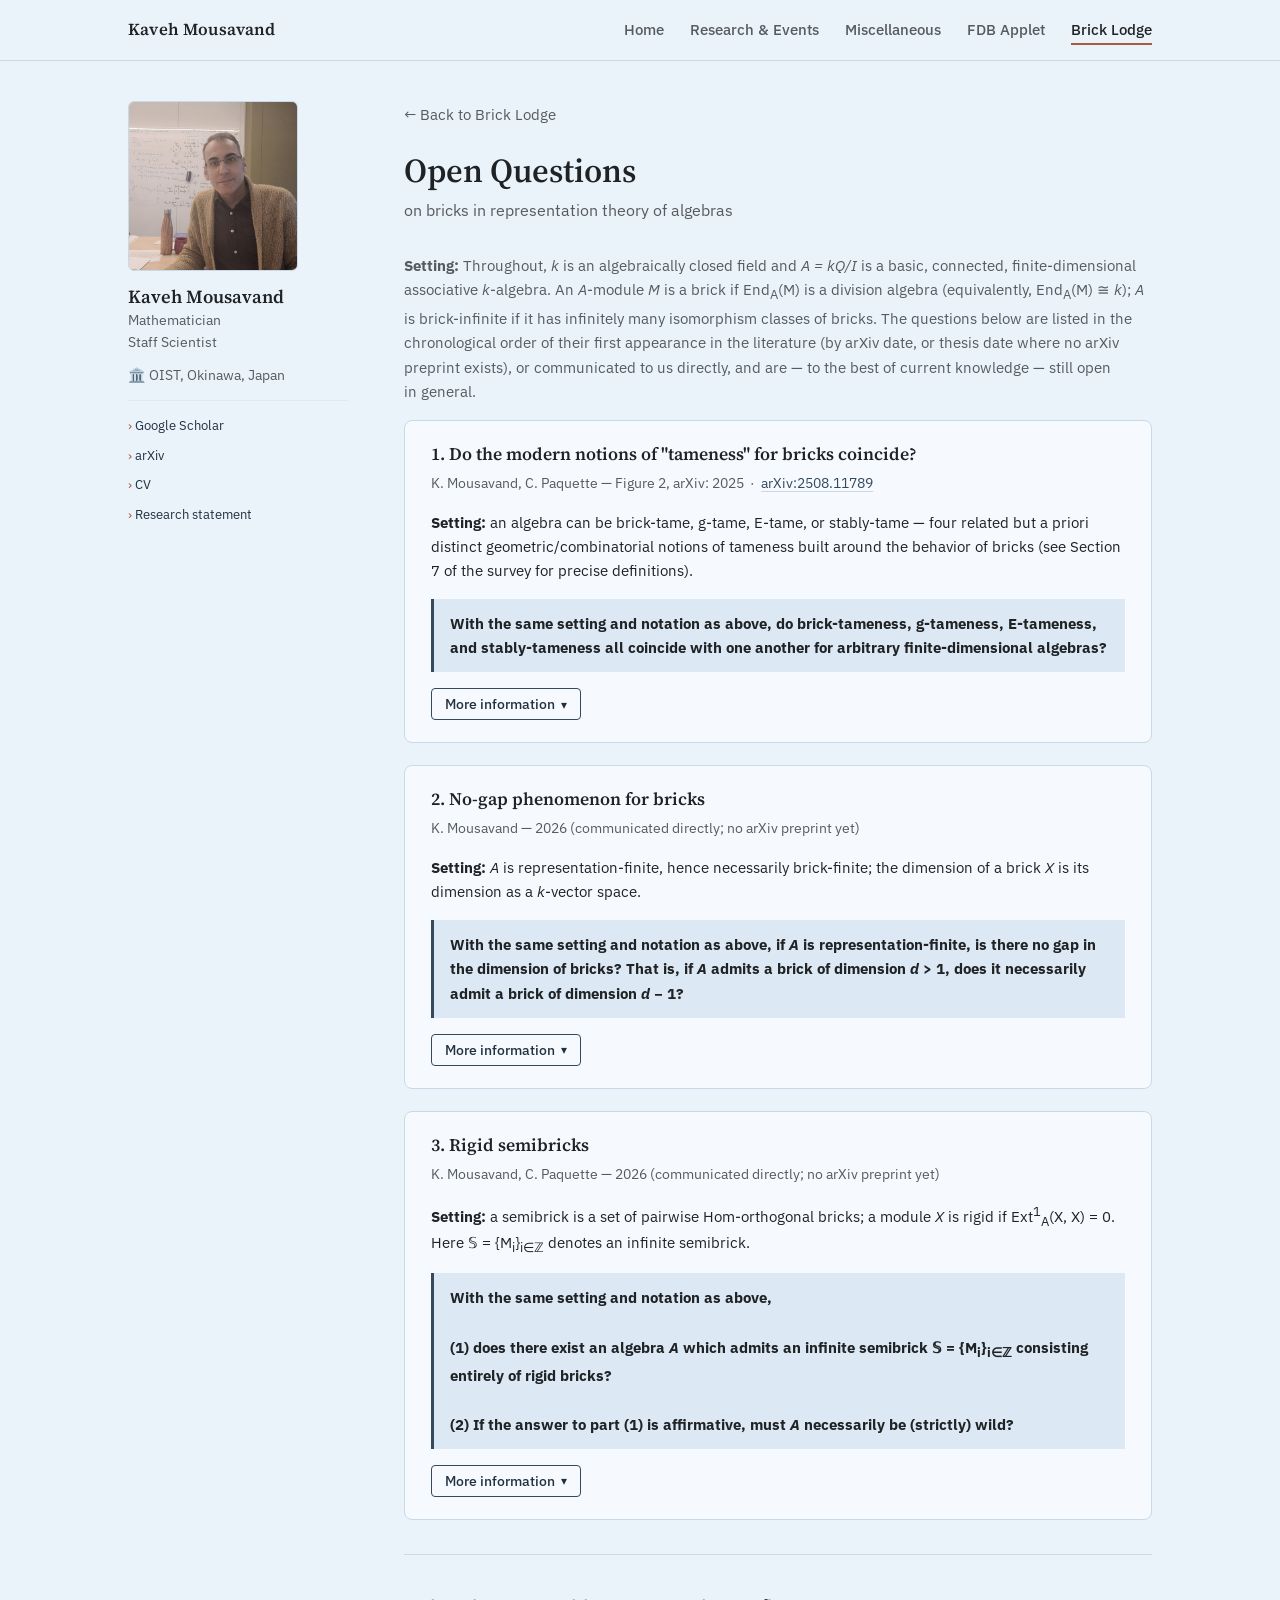
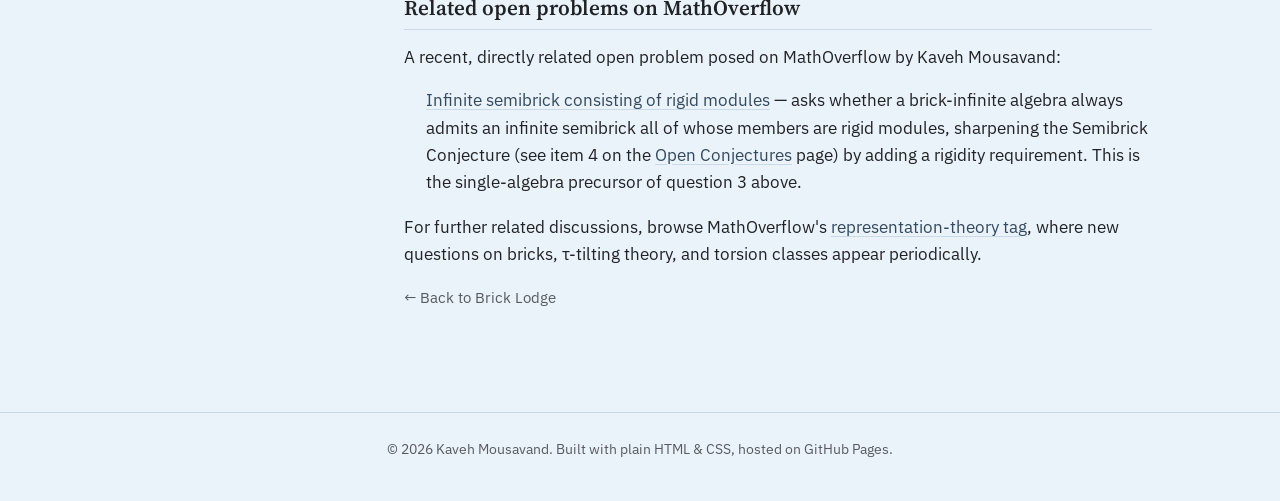
<file: open-questions.html>
<!DOCTYPE html>
<html lang="en">
<head>
<meta charset="UTF-8">
<meta name="viewport" content="width=device-width, initial-scale=1.0">
<title>Open Questions on Bricks — Kaveh Mousavand</title>
<link rel="icon" href="data:,">
<link rel="stylesheet" href="css/style.css">
</head>
<body>

<nav class="topnav">
  <div class="topnav-inner" id="topnav-inner">
    <a class="brand" href="index.html">Kaveh Mousavand</a>
    <button class="nav-toggle" id="nav-toggle" aria-label="Toggle navigation">Menu</button>
    <ul class="navlinks">
      <li><a href="index.html">Home</a></li>
      <li><a href="research.html">Research &amp; Events</a></li>
      <li><a href="misc.html">Miscellaneous</a></li>
      <li><a href="fdb-applet.html">FDB Applet</a></li>
      <li><a href="brick-lodge.html" class="active">Brick Lodge</a></li>
    </ul>
  </div>
</nav>

<div class="shell">
  <aside class="sidebar">
    <img class="avatar" src="assets/images/profile.jpg" alt="Kaveh Mousavand">
    <h2>Kaveh Mousavand</h2>
    <p class="field">Mathematician</p>
    <p class="role">Staff Scientist</p>
    <p class="org"><a href="https://www.oist.jp/" target="_blank" rel="noopener noreferrer">OIST, Okinawa, Japan</a></p>
    <ul class="sidebar-links">
      <li><a href="https://scholar.google.com/citations?user=8kGHQqMAAAAJ&hl=en" target="_blank" rel="noopener noreferrer">Google Scholar</a></li>
      <li><a href="https://arxiv.org/a/mousavand_k_1" target="_blank" rel="noopener noreferrer">arXiv</a></li>
      <li><a href="assets/docs/cv.pdf" target="_blank" rel="noopener noreferrer">CV</a></li>
      <li><a href="assets/docs/research-statement.pdf" target="_blank" rel="noopener noreferrer">Research statement</a></li>
    </ul>
  </aside>

  <main class="content">
    <a class="back-link" href="brick-lodge.html">&larr; Back to Brick Lodge</a>
    <h1>Open Questions</h1>
    <p class="subtitle">on bricks in representation theory of algebras</p>

    <p class="conjectures-intro"><strong>Setting:</strong> Throughout, <em>k</em> is an algebraically closed field and <em>A = kQ/I</em> is a basic, connected, finite-dimensional associative <em>k</em>-algebra. An <em>A</em>-module <em>M</em> is a brick if End<sub>A</sub>(M) is a division algebra (equivalently, End<sub>A</sub>(M) &cong; <em>k</em>); <em>A</em> is brick-infinite if it has infinitely many isomorphism classes of bricks. The questions below are listed in the chronological order of their first appearance in the literature (by arXiv date, or thesis date where no arXiv preprint exists), or communicated to us directly, and are — to the best of current knowledge — still open in general.</p>

    <!-- 1 -->
    <div class="conjecture-card">
      <h3>1. Do the modern notions of "tameness" for bricks coincide?</h3>
      <p class="conjecture-meta">K. Mousavand, C. Paquette — Figure 2, arXiv: 2025 &nbsp;·&nbsp; <a href="https://arxiv.org/abs/2508.11789" target="_blank" rel="noopener noreferrer">arXiv:2508.11789</a></p>
      <p class="conjecture-setting"><strong>Setting:</strong> an algebra can be brick-tame, g-tame, E-tame, or stably-tame — four related but a priori distinct geometric/combinatorial notions of tameness built around the behavior of bricks (see Section 7 of the survey for precise definitions).</p>
      <p class="conjecture-statement">With the same setting and notation as above, do brick-tameness, g-tameness, E-tameness, and stably-tameness all coincide with one another for arbitrary finite-dimensional algebras?</p>
      <button type="button" class="info-toggle" aria-expanded="false" data-target="q-info-1">More information <span class="chev">&#9662;</span></button>
      <div class="info-panel" id="q-info-1" hidden>
        <p>Raised implicitly in Mousavand–Paquette's 2025 survey, where Figure 2 depicts the known implications among these four notions of tameness as solid arrows, and the unknown (open) implications as dotted arrows. Every tame algebra is known to be g-tame and brick-tame, but the reverse implications, and the relationships among g-tame, E-tame, and stably-tame algebras in general, are open.</p>
        <p><strong>Recent developments:</strong> Haerizadeh–Yurikusa (2025) proved that g-tameness and E-tameness coincide for the restricted family of tame Jacobian algebras, giving a first positive data point, but the question remains open for general algebras.</p>
        <p class="topics-label">Related topics</p>
        <ul class="topic-list">
          <li><a href="https://arxiv.org/abs/2507.04570" target="_blank" rel="noopener noreferrer">Tame Jacobian algebras</a></li>
          <li><a href="https://arxiv.org/abs/1503.00285" target="_blank" rel="noopener noreferrer">g-vector fans</a></li>
          <li><a href="open-conjectures.html">Stability Conjecture</a></li>
          <li><a href="https://arxiv.org/abs/2508.11789" target="_blank" rel="noopener noreferrer">Bricks — a survey</a></li>
        </ul>
      </div>
    </div>

    <!-- 2 -->
    <div class="conjecture-card">
      <h3>2. No-gap phenomenon for bricks</h3>
      <p class="conjecture-meta">K. Mousavand — 2026 (communicated directly; no arXiv preprint yet)</p>
      <p class="conjecture-setting"><strong>Setting:</strong> <em>A</em> is representation-finite, hence necessarily brick-finite; the dimension of a brick <em>X</em> is its dimension as a <em>k</em>-vector space.</p>
      <p class="conjecture-statement">With the same setting and notation as above, if <em>A</em> is representation-finite, is there no gap in the dimension of bricks? That is, if <em>A</em> admits a brick of dimension <em>d</em> &gt; 1, does it necessarily admit a brick of dimension <em>d</em> &minus; 1?</p>
      <button type="button" class="info-toggle" aria-expanded="false" data-target="q-info-2">More information <span class="chev">&#9662;</span></button>
      <div class="info-panel" id="q-info-2" hidden>
        <p>Based on some partial results and affirmative answer for several families of algebras, the above question is openly shared by Kaveh Mousavand in September 2026 and does not yet have an arXiv preprint. The question is related (but fundamentally different from) a classical "no-gap" phenomenon for indecomposable modules, proved by Klaus Bongartz: for a representation-infinite algebra, if there is an indecomposable module of length <em>n</em>, then there is one of length <em>n</em> &minus; 1 for every smaller <em>n</em> down to 1 (an alternative proof was later given by Ringel). The brick question asks for an analogous "no-gap" statement, but in the opposite regime — for representation-finite algebras — and for bricks specifically rather than all indecomposables. Notably, there exist brick-finite algebras with gaps in the dimension of their bricks. Also, as assumed in the above setting, basicness of the algebra is a necessary assumption.</p>
        <p class="topics-label">Related topics</p>
        <ul class="topic-list">
          <li><a href="https://arxiv.org/abs/0904.4609" target="_blank" rel="noopener noreferrer">Bongartz: indecomposables live in all smaller lengths</a></li>
          <li><a href="https://arxiv.org/abs/2508.11789" target="_blank" rel="noopener noreferrer">Bricks — a survey</a></li>
        </ul>
      </div>
    </div>

    <!-- 3 -->
    <div class="conjecture-card">
      <h3>3. Rigid semibricks</h3>
      <p class="conjecture-meta">K. Mousavand, C. Paquette — 2026 (communicated directly; no arXiv preprint yet)</p>
      <p class="conjecture-setting"><strong>Setting:</strong> a semibrick is a set of pairwise Hom-orthogonal bricks; a module <em>X</em> is rigid if Ext<sup>1</sup><sub>A</sub>(X, X) = 0. Here 𝕊 = {M<sub>i</sub>}<sub>i&isin;&#8484;</sub> denotes an infinite semibrick.</p>
      <p class="conjecture-statement">With the same setting and notation as above,<br><br>(1) does there exist an algebra <em>A</em> which admits an infinite semibrick 𝕊 = {M<sub>i</sub>}<sub>i&isin;&#8484;</sub> consisting entirely of rigid bricks?<br><br>(2) If the answer to part (1) is affirmative, must <em>A</em> necessarily be (strictly) wild?</p>
      <button type="button" class="info-toggle" aria-expanded="false" data-target="q-info-3">More information <span class="chev">&#9662;</span></button>
      <div class="info-panel" id="q-info-3" hidden>
        <p>This two-part question was communicated directly by Kaveh Mousavand and Charles Paquette in 2026 and does not yet have an arXiv preprint. It sharpens the Semibrick Conjecture (see item 4 on the <a href="open-conjectures.html">Open Conjectures</a> page) by additionally requiring every member of the infinite semibrick to be individually rigid, and directly generalizes the MathOverflow question linked below, which asks the same for a single infinite semibrick (rather than existence over some algebra) and was posed by Kaveh Mousavand.</p>
        <p><strong>Recent developments:</strong> in the brand-new (June 2026) paper "Brick infinite algebras admit infinitely many non-τ-rigid bricks," Mousavand–Paquette prove that every strictly wild algebra admits infinitely many bricks of the same dimension vector (Proposition 3.1), which is suggestive evidence toward part (2). The same paper also shows that if <em>A</em> is <em>not</em> strictly wild, every infinite semibrick contains an infinite sub-semibrick consisting of pairwise Ext<sup>1</sup>-orthogonal bricks (Proposition 3.2) — a weaker, pairwise form of rigidity between distinct members, falling short of each brick being individually rigid. Neither part of the question is settled yet.</p>
        <p class="topics-label">Related topics</p>
        <ul class="topic-list">
          <li><a href="https://arxiv.org/abs/2606.27063" target="_blank" rel="noopener noreferrer">Non-τ-rigid bricks (2026)</a></li>
          <li><a href="open-conjectures.html">Semibrick Conjecture</a></li>
          <li><a href="https://mathoverflow.net/questions/513923/infinite-semibrick-consisting-of-rigid-modules" target="_blank" rel="noopener noreferrer">MathOverflow question (below)</a></li>
          <li><a href="https://arxiv.org/abs/2508.11789" target="_blank" rel="noopener noreferrer">Bricks — a survey</a></li>
        </ul>
      </div>
    </div>

    <hr class="divider">

    <h2>Related open problems on MathOverflow</h2>
    <p>A recent, directly related open problem posed on MathOverflow by Kaveh Mousavand:</p>
    <ul class="link-grid">
      <li><a href="https://mathoverflow.net/questions/513923/infinite-semibrick-consisting-of-rigid-modules" target="_blank" rel="noopener noreferrer">Infinite semibrick consisting of rigid modules</a> — asks whether a brick-infinite algebra always admits an infinite semibrick all of whose members are rigid modules, sharpening the Semibrick Conjecture (see item 4 on the <a href="open-conjectures.html">Open Conjectures</a> page) by adding a rigidity requirement. This is the single-algebra precursor of question 3 above.</li>
    </ul>
    <p>For further related discussions, browse MathOverflow's <a href="https://mathoverflow.net/questions/tagged/rt.representation-theory" target="_blank" rel="noopener noreferrer">representation-theory tag</a>, where new questions on bricks, τ-tilting theory, and torsion classes appear periodically.</p>

    <a class="back-link" href="brick-lodge.html">&larr; Back to Brick Lodge</a>
  </main>
</div>

<footer class="site-footer">
  © 2026 Kaveh Mousavand. Built with plain HTML &amp; CSS, hosted on GitHub Pages.
</footer>

<script>
document.getElementById('nav-toggle').addEventListener('click', function() {
  document.getElementById('topnav-inner').classList.toggle('open');
});

document.querySelectorAll('.info-toggle').forEach(function(btn) {
  btn.addEventListener('click', function() {
    const panel = document.getElementById(btn.getAttribute('data-target'));
    if (!panel) return;
    const isOpen = btn.getAttribute('aria-expanded') === 'true';
    btn.setAttribute('aria-expanded', String(!isOpen));
    if (isOpen) {
      panel.hidden = true;
    } else {
      panel.hidden = false;
    }
  });
});
</script>
</body>
</html>
</file>
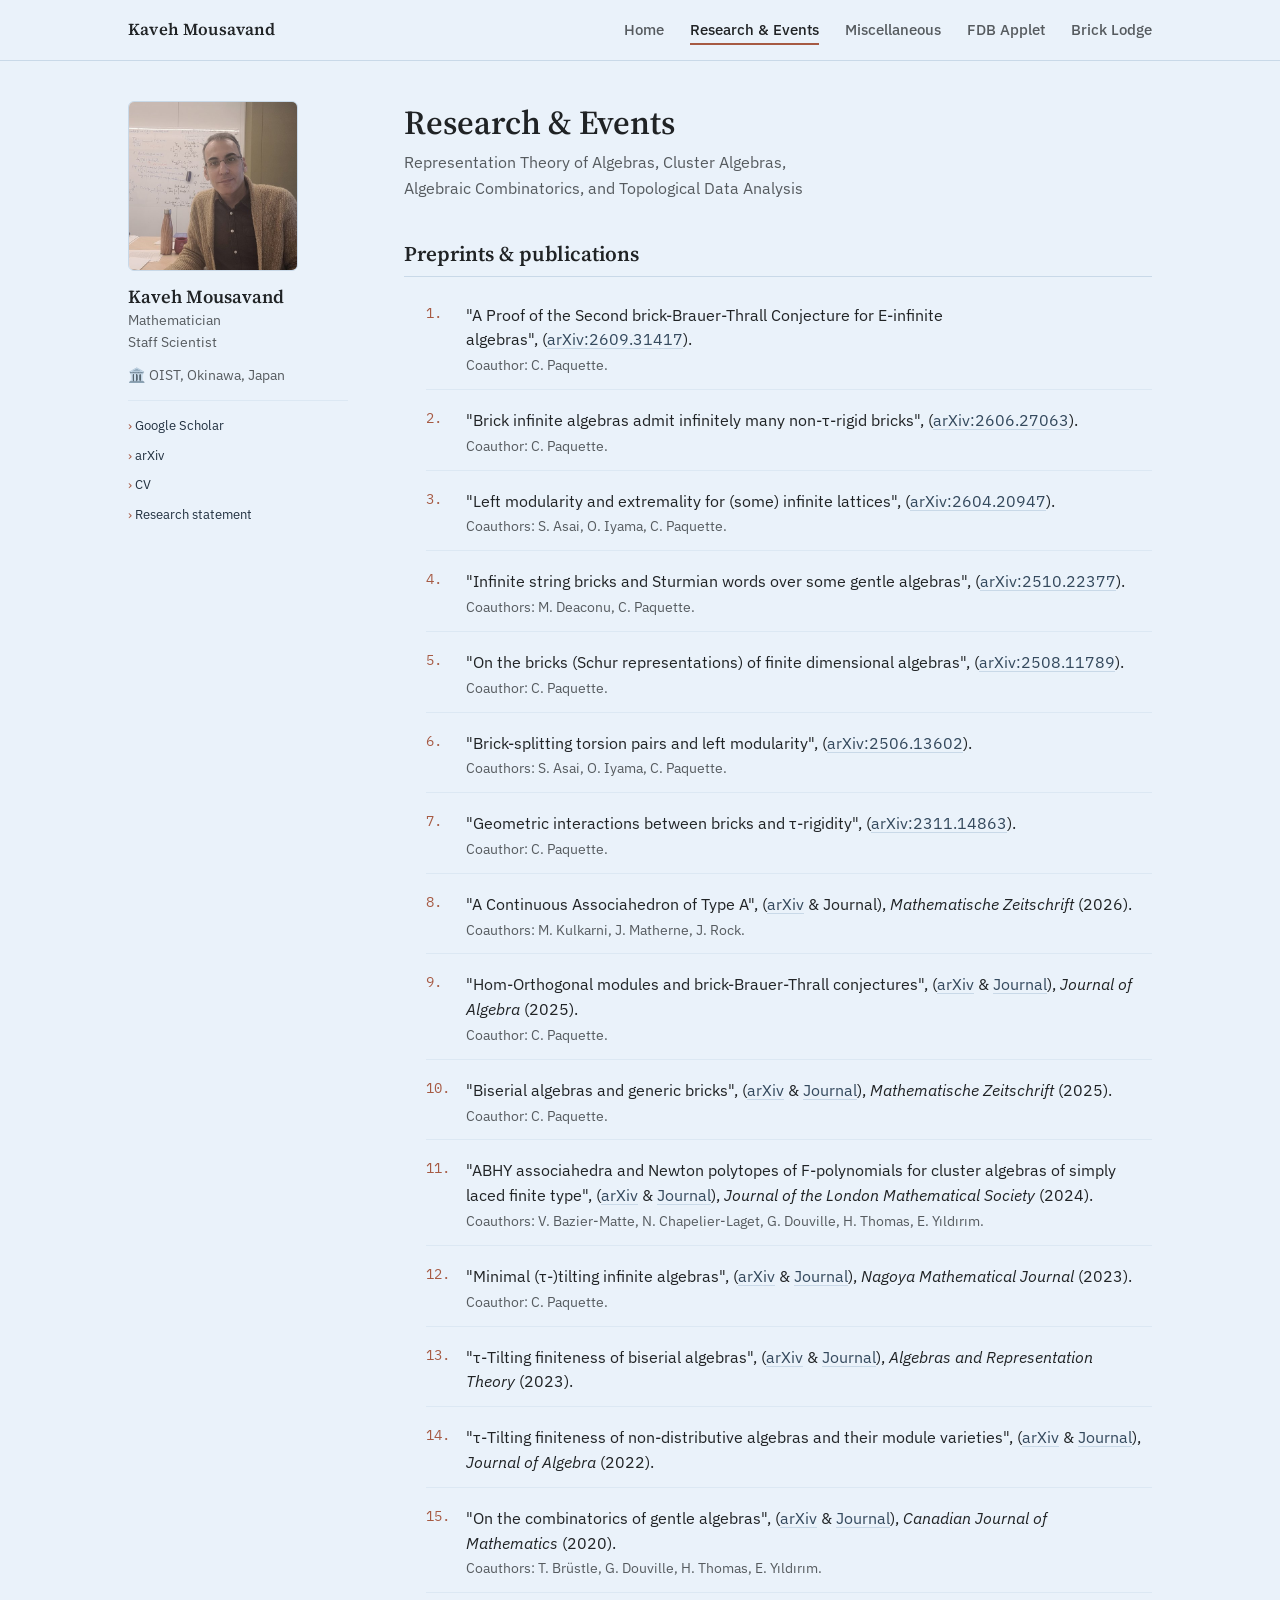
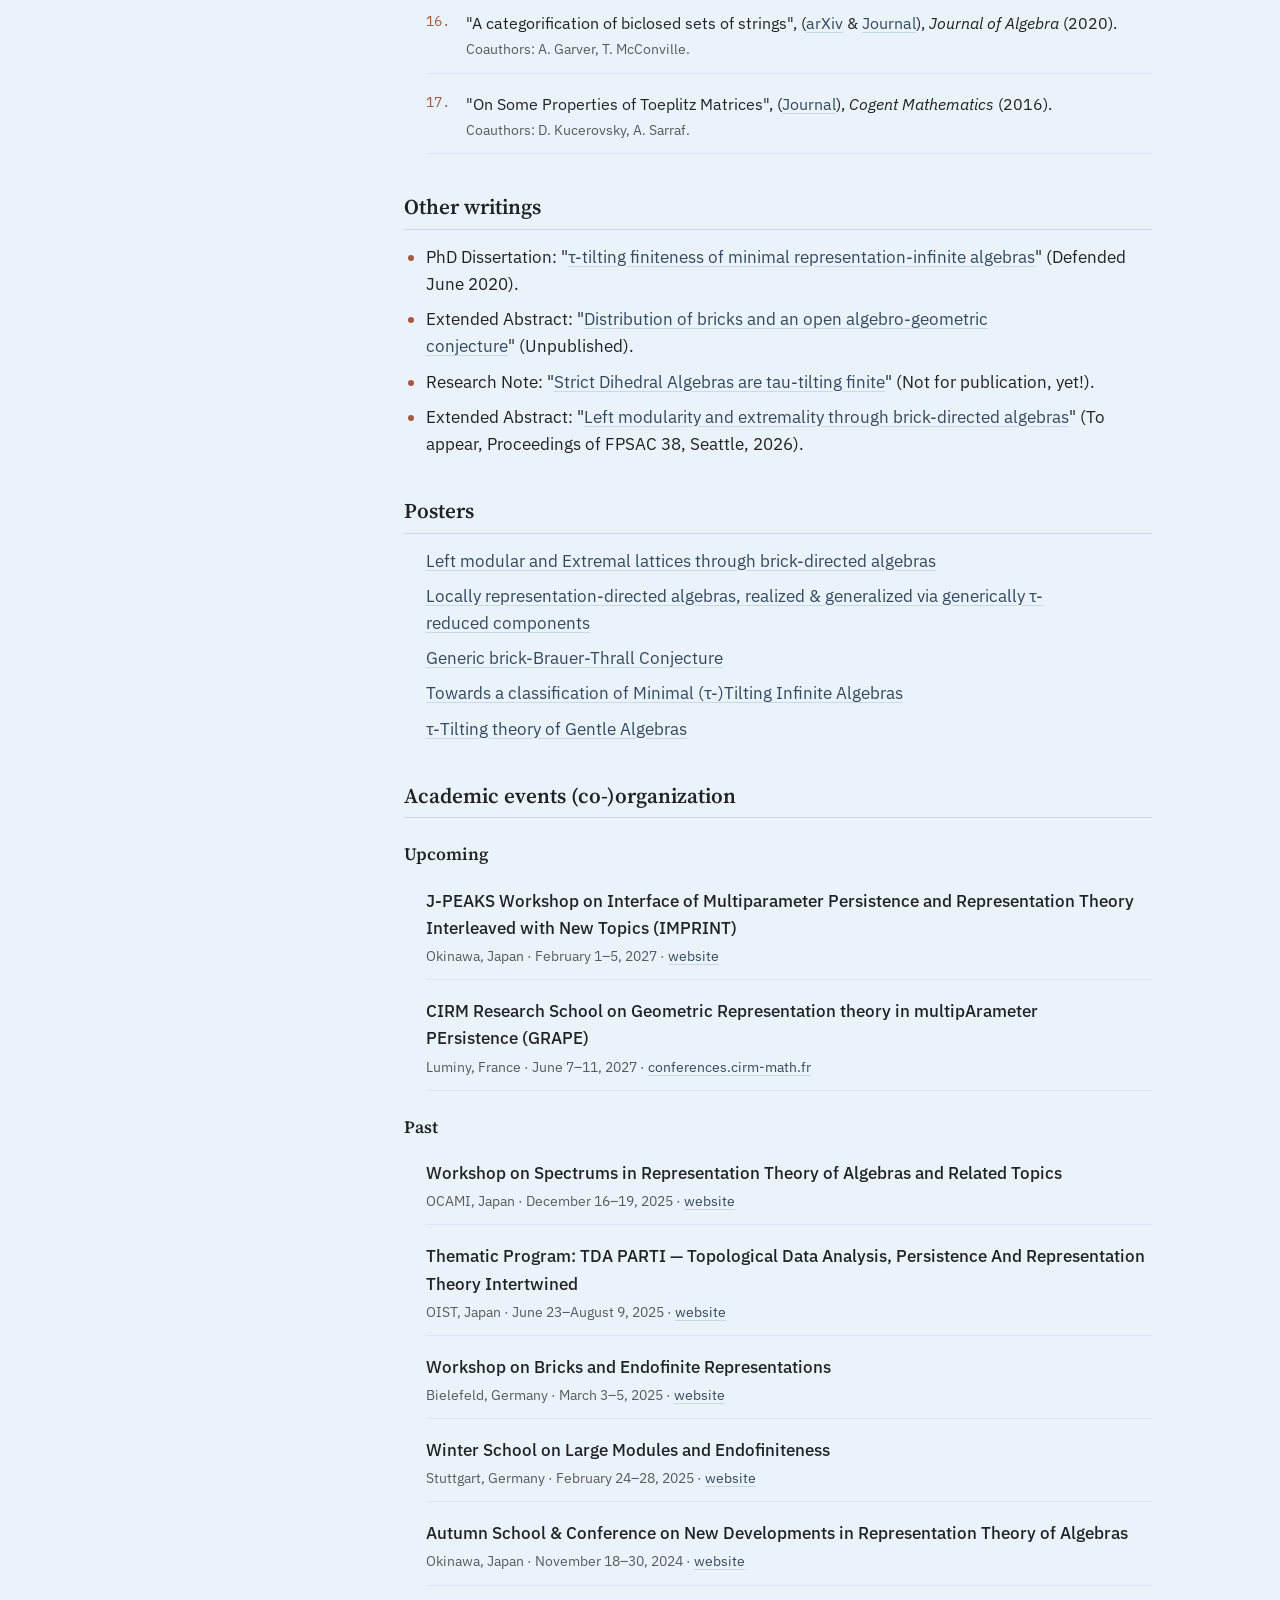
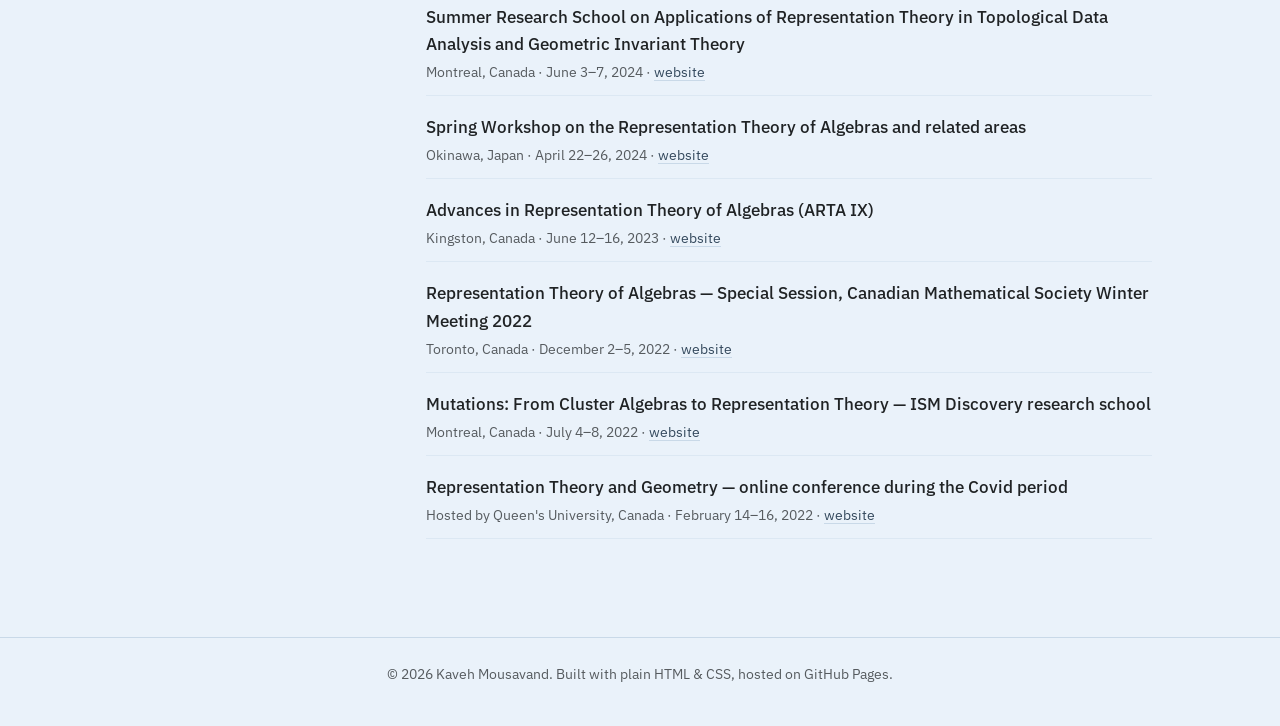
<file: research.html>
<!DOCTYPE html>
<html lang="en">
<head>
<meta charset="UTF-8">
<meta name="viewport" content="width=device-width, initial-scale=1.0">
<title>Research &amp; Events — Kaveh Mousavand</title>
<link rel="icon" href="data:,">
<link rel="stylesheet" href="css/style.css">
</head>
<body>

<nav class="topnav">
  <div class="topnav-inner" id="topnav-inner">
    <a class="brand" href="index.html">Kaveh Mousavand</a>
    <button class="nav-toggle" id="nav-toggle" aria-label="Toggle navigation">Menu</button>
    <ul class="navlinks">
      <li><a href="index.html">Home</a></li>
      <li><a href="research.html" class="active">Research &amp; Events</a></li>
      <li><a href="misc.html">Miscellaneous</a></li>
      <li><a href="fdb-applet.html">FDB Applet</a></li>
      <li><a href="brick-lodge.html">Brick Lodge</a></li>
    </ul>
  </div>
</nav>

<div class="shell">
  <aside class="sidebar">
    <img class="avatar" src="assets/images/profile.jpg" alt="Kaveh Mousavand">
    <h2>Kaveh Mousavand</h2>
    <p class="field">Mathematician</p>
    <p class="role">Staff Scientist</p>
    <p class="org"><a href="https://www.oist.jp/" target="_blank" rel="noopener noreferrer">OIST, Okinawa, Japan</a></p>
    <ul class="sidebar-links">
      <li><a href="https://scholar.google.com/citations?user=8kGHQqMAAAAJ&hl=en" target="_blank" rel="noopener noreferrer">Google Scholar</a></li>
      <li><a href="https://arxiv.org/a/mousavand_k_1" target="_blank" rel="noopener noreferrer">arXiv</a></li>
      <li><a href="assets/docs/cv.pdf" target="_blank" rel="noopener noreferrer">CV</a></li>
      <li><a href="assets/docs/research-statement.pdf" target="_blank" rel="noopener noreferrer">Research statement</a></li>
    </ul>
  </aside>

  <main class="content">
    <h1>Research &amp; Events</h1>
    <p class="subtitle">Representation Theory of Algebras, Cluster Algebras, Algebraic Combinatorics, and Topological Data Analysis</p>

    <h2>Preprints &amp; publications</h2>
    <ol class="pub-list">
      <li>"A Proof of the Second brick-Brauer-Thrall Conjecture for E-infinite algebras", (<a href="https://arxiv.org/abs/2609.31417" target="_blank" rel="noopener noreferrer">arXiv:2609.31417</a>).<br><span class="coauthors">Coauthor: C. Paquette.</span></li>
      <li>"Brick infinite algebras admit infinitely many non-τ-rigid bricks", (<a href="https://arxiv.org/abs/2606.27063" target="_blank" rel="noopener noreferrer">arXiv:2606.27063</a>).<br><span class="coauthors">Coauthor: C. Paquette.</span></li>
      <li>"Left modularity and extremality for (some) infinite lattices", (<a href="https://arxiv.org/abs/2604.20947" target="_blank" rel="noopener noreferrer">arXiv:2604.20947</a>).<br><span class="coauthors">Coauthors: S. Asai, O. Iyama, C. Paquette.</span></li>
      <li>"Infinite string bricks and Sturmian words over some gentle algebras", (<a href="https://arxiv.org/abs/2510.22377" target="_blank" rel="noopener noreferrer">arXiv:2510.22377</a>).<br><span class="coauthors">Coauthors: M. Deaconu, C. Paquette.</span></li>
      <li>"On the bricks (Schur representations) of finite dimensional algebras", (<a href="https://arxiv.org/abs/2508.11789" target="_blank" rel="noopener noreferrer">arXiv:2508.11789</a>).<br><span class="coauthors">Coauthor: C. Paquette.</span></li>
      <li>"Brick-splitting torsion pairs and left modularity", (<a href="https://arxiv.org/abs/2506.13602" target="_blank" rel="noopener noreferrer">arXiv:2506.13602</a>).<br><span class="coauthors">Coauthors: S. Asai, O. Iyama, C. Paquette.</span></li>
      <li>"Geometric interactions between bricks and τ-rigidity", (<a href="https://arxiv.org/abs/2311.14863" target="_blank" rel="noopener noreferrer">arXiv:2311.14863</a>).<br><span class="coauthors">Coauthor: C. Paquette.</span></li>
      <li>"A Continuous Associahedron of Type A", (<a href="https://arxiv.org/abs/2108.12927" target="_blank" rel="noopener noreferrer">arXiv</a> &amp; Journal), <em>Mathematische Zeitschrift</em> (2026).<br><span class="coauthors">Coauthors: M. Kulkarni, J. Matherne, J. Rock.</span></li>
      <li>"Hom-Orthogonal modules and brick-Brauer-Thrall conjectures", (<a href="https://arxiv.org/abs/2407.20877" target="_blank" rel="noopener noreferrer">arXiv</a> &amp; <a href="https://www.sciencedirect.com/science/article/abs/pii/S0021869325004995" target="_blank" rel="noopener noreferrer">Journal</a>), <em>Journal of Algebra</em> (2025).<br><span class="coauthors">Coauthor: C. Paquette.</span></li>
      <li>"Biserial algebras and generic bricks", (<a href="https://arxiv.org/abs/2209.05696" target="_blank" rel="noopener noreferrer">arXiv</a> &amp; <a href="https://link.springer.com/article/10.1007/s00209-025-03756-0" target="_blank" rel="noopener noreferrer">Journal</a>), <em>Mathematische Zeitschrift</em> (2025).<br><span class="coauthors">Coauthor: C. Paquette.</span></li>
      <li>"ABHY associahedra and Newton polytopes of F-polynomials for cluster algebras of simply laced finite type", (<a href="https://arxiv.org/abs/1808.09986" target="_blank" rel="noopener noreferrer">arXiv</a> &amp; <a href="https://londmathsoc.onlinelibrary.wiley.com/doi/full/10.1112/jlms.12817" target="_blank" rel="noopener noreferrer">Journal</a>), <em>Journal of the London Mathematical Society</em> (2024).<br><span class="coauthors">Coauthors: V. Bazier-Matte, N. Chapelier-Laget, G. Douville, H. Thomas, E. Yıldırım.</span></li>
      <li>"Minimal (τ-)tilting infinite algebras", (<a href="https://arxiv.org/abs/2103.12700" target="_blank" rel="noopener noreferrer">arXiv</a> &amp; <a href="https://www.cambridge.org/core/journals/nagoya-mathematical-journal/article/minimal-tau-tilting-infinite-algebras/27D77E82033E8E5D632DA5C27ADC872E" target="_blank" rel="noopener noreferrer">Journal</a>), <em>Nagoya Mathematical Journal</em> (2023).<br><span class="coauthors">Coauthor: C. Paquette.</span></li>
      <li>"τ-Tilting finiteness of biserial algebras", (<a href="https://arxiv.org/abs/1904.11514" target="_blank" rel="noopener noreferrer">arXiv</a> &amp; <a href="https://link.springer.com/article/10.1007/s10468-022-10170-1" target="_blank" rel="noopener noreferrer">Journal</a>), <em>Algebras and Representation Theory</em> (2023).</li>
      <li>"τ-Tilting finiteness of non-distributive algebras and their module varieties", (<a href="https://arxiv.org/abs/1910.02251" target="_blank" rel="noopener noreferrer">arXiv</a> &amp; <a href="https://www.sciencedirect.com/science/article/abs/pii/S0021869322003027" target="_blank" rel="noopener noreferrer">Journal</a>), <em>Journal of Algebra</em> (2022).</li>
      <li>"On the combinatorics of gentle algebras", (<a href="https://arxiv.org/abs/1707.07665" target="_blank" rel="noopener noreferrer">arXiv</a> &amp; <a href="https://www.cambridge.org/core/journals/canadian-journal-of-mathematics/article/abs/on-the-combinatorics-of-gentle-algebras/DAC0E0FF011FBAC0FD9E45F473AE2E99" target="_blank" rel="noopener noreferrer">Journal</a>), <em>Canadian Journal of Mathematics</em> (2020).<br><span class="coauthors">Coauthors: T. Brüstle, G. Douville, H. Thomas, E. Yıldırım.</span></li>
      <li>"A categorification of biclosed sets of strings", (<a href="https://arxiv.org/abs/1808.10346" target="_blank" rel="noopener noreferrer">arXiv</a> &amp; <a href="https://www.sciencedirect.com/science/article/pii/S0021869319306118" target="_blank" rel="noopener noreferrer">Journal</a>), <em>Journal of Algebra</em> (2020).<br><span class="coauthors">Coauthors: A. Garver, T. McConville.</span></li>
      <li>"On Some Properties of Toeplitz Matrices", (<a href="https://www.tandfonline.com/doi/full/10.1080/23311835.2016.1154705" target="_blank" rel="noopener noreferrer">Journal</a>), <em>Cogent Mathematics</em> (2016).<br><span class="coauthors">Coauthors: D. Kucerovsky, A. Sarraf.</span></li>
    </ol>

    <h2>Other writings</h2>
    <ul class="bullet-list">
      <li>PhD Dissertation: "<a href="https://archipel.uqam.ca/14474/1/D4023.pdf" target="_blank" rel="noopener noreferrer">τ-tilting finiteness of minimal representation-infinite algebras</a>" (Defended June 2020).</li>
      <li>Extended Abstract: "<a href="assets/docs/extended-abstract-distribution-of-bricks.pdf" target="_blank" rel="noopener noreferrer">Distribution of bricks and an open algebro-geometric conjecture</a>" (Unpublished).</li>
      <li>Research Note: "<a href="assets/docs/research-note-strict-dihedral-algebras.pdf" target="_blank" rel="noopener noreferrer">Strict Dihedral Algebras are tau-tilting finite</a>" (Not for publication, yet!).</li>
      <li>Extended Abstract: "<a href="assets/docs/extended-abstract-left-modularity-extremality.pdf" target="_blank" rel="noopener noreferrer">Left modularity and extremality through brick-directed algebras</a>" (To appear, Proceedings of FPSAC 38, Seattle, 2026).</li>
    </ul>

    <h2>Posters</h2>
    <ul class="link-grid">
      <li><a href="assets/docs/poster-left-modular-extremal-lattices.pdf" target="_blank" rel="noopener noreferrer">Left modular and Extremal lattices through brick-directed algebras</a></li>
      <li><a href="https://drive.google.com/file/d/19gvo5-h77st1wkY1Rx4jWDMHdjS8almo/view?usp=drive_link" target="_blank" rel="noopener noreferrer">Locally representation-directed algebras, realized &amp; generalized via generically τ-reduced components</a></li>
      <li><a href="https://drive.google.com/file/d/1zEIurLoqNOEYQEu2JS-oi-YtpzcacmCh/view?usp=sharing" target="_blank" rel="noopener noreferrer">Generic brick-Brauer-Thrall Conjecture</a></li>
      <li><a href="assets/docs/poster-minimal-tau-tilting-infinite-algebras.pdf" target="_blank" rel="noopener noreferrer">Towards a classification of Minimal (τ-)Tilting Infinite Algebras</a></li>
      <li><a href="assets/docs/poster-tau-tilting-gentle-algebras.pdf" target="_blank" rel="noopener noreferrer">τ-Tilting theory of Gentle Algebras</a></li>
    </ul>

    <h2>Academic events (co-)organization</h2>
    <h3>Upcoming</h3>
    <ul class="event-list">
      <li>
        <span class="ev-title">J-PEAKS Workshop on Interface of Multiparameter Persistence and Representation Theory Interleaved with New Topics (IMPRINT)</span>
        <span class="ev-meta">Okinawa, Japan · February 1–5, 2027 · <a href="https://groups.oist.jp/odr/event/imprint-interface-multiparameter-persistence-and-representation-theory-interleaved-new" target="_blank" rel="noopener noreferrer">website</a></span>
      </li>
      <li>
        <span class="ev-title">CIRM Research School on Geometric Representation theory in multipArameter PErsistence (GRAPE)</span>
        <span class="ev-meta">Luminy, France · June 7–11, 2027 · <a href="https://conferences.cirm-math.fr/2027-calendar.html" target="_blank" rel="noopener noreferrer">conferences.cirm-math.fr</a></span>
      </li>
    </ul>

    <h3>Past</h3>
    <ul class="event-list">
      <li><span class="ev-title">Workshop on Spectrums in Representation Theory of Algebras and Related Topics</span><span class="ev-meta">OCAMI, Japan · December 16–19, 2025 · <a href="https://pabloocal.github.io/SRTART2025/" target="_blank" rel="noopener noreferrer">website</a></span></li>
      <li><span class="ev-title">Thematic Program: TDA PARTI — Topological Data Analysis, Persistence And Representation Theory Intertwined</span><span class="ev-meta">OIST, Japan · June 23–August 9, 2025 · <a href="https://www.oist.jp/visiting-program/tp25td" target="_blank" rel="noopener noreferrer">website</a></span></li>
      <li><span class="ev-title">Workshop on Bricks and Endofinite Representations</span><span class="ev-meta">Bielefeld, Germany · March 3–5, 2025 · <a href="https://www.math.uni-bielefeld.de/birep/meetings/bricks2025/" target="_blank" rel="noopener noreferrer">website</a></span></li>
      <li><span class="ev-title">Winter School on Large Modules and Endofiniteness</span><span class="ev-meta">Stuttgart, Germany · February 24–28, 2025 · <a href="https://sites.google.com/view/winterschoolconference-germany/home" target="_blank" rel="noopener noreferrer">website</a></span></li>
      <li><span class="ev-title">Autumn School &amp; Conference on New Developments in Representation Theory of Algebras</span><span class="ev-meta">Okinawa, Japan · November 18–30, 2024 · <a href="https://sites.google.com/view/autumn-oist-school-conference/home" target="_blank" rel="noopener noreferrer">website</a></span></li>
      <li><span class="ev-title">Summer Research School on Applications of Representation Theory in Topological Data Analysis and Geometric Invariant Theory</span><span class="ev-meta">Montreal, Canada · June 3–7, 2024 · <a href="https://sites.google.com/view/montreal-rep-summer-school2024/home?authuser=0" target="_blank" rel="noopener noreferrer">website</a></span></li>
      <li><span class="ev-title">Spring Workshop on the Representation Theory of Algebras and related areas</span><span class="ev-meta">Okinawa, Japan · April 22–26, 2024 · <a href="https://sites.google.com/view/oist-rep-theory-springworkshop/home" target="_blank" rel="noopener noreferrer">website</a></span></li>
      <li><span class="ev-title">Advances in Representation Theory of Algebras (ARTA IX)</span><span class="ev-meta">Kingston, Canada · June 12–16, 2023 · <a href="https://sites.google.com/view/arta9/home" target="_blank" rel="noopener noreferrer">website</a></span></li>
      <li><span class="ev-title">Representation Theory of Algebras — Special Session, Canadian Mathematical Society Winter Meeting 2022</span><span class="ev-meta">Toronto, Canada · December 2–5, 2022 · <a href="https://winter22.cms.math.ca/" target="_blank" rel="noopener noreferrer">website</a></span></li>
      <li><span class="ev-title">Mutations: From Cluster Algebras to Representation Theory — ISM Discovery research school</span><span class="ev-meta">Montreal, Canada · July 4–8, 2022 · <a href="https://repmutationschool.wixsite.com/website" target="_blank" rel="noopener noreferrer">website</a></span></li>
      <li><span class="ev-title">Representation Theory and Geometry — online conference during the Covid period</span><span class="ev-meta">Hosted by Queen's University, Canada · February 14–16, 2022 · <a href="https://reptheogeometry202.wixsite.com/representationtheory" target="_blank" rel="noopener noreferrer">website</a></span></li>
    </ul>
  </main>
</div>

<footer class="site-footer">
  © 2026 Kaveh Mousavand. Built with plain HTML &amp; CSS, hosted on GitHub Pages.
</footer>

<script>
document.getElementById('nav-toggle').addEventListener('click', function() {
  document.getElementById('topnav-inner').classList.toggle('open');
});
</script>
</body>
</html>
</file>
<file: css/style.css>
/* ------------------------------------------------------------------
   Kaveh Mousavand — academic site
   Palette:  paper (light blue) #EAF2FA | ink #202325 | slate #34495D | brick #A65A43
   Type:     "Source Serif 4" (display) + "IBM Plex Sans" (body/UI)
   ------------------------------------------------------------------ */

@import url('https://fonts.googleapis.com/css2?family=Source+Serif+4:opsz,wght@8..60,400;8..60,500;8..60,600;8..60,700&family=IBM+Plex+Sans:wght@400;500;600&family=IBM+Plex+Mono:wght@400;500&display=swap');

:root {
  --paper: #EAF2FA;
  --paper-raised: #F6FAFE;
  --ink: #202325;
  --ink-soft: #565B5F;
  --slate: #34495D;
  --slate-deep: #223140;
  --brick: #A65A43;
  --rule: #C9D9E8;
  --rule-soft: #DCE8F3;
  --max-w: 760px;
}

* { box-sizing: border-box; }

html { scroll-behavior: smooth; }

body {
  margin: 0;
  background: var(--paper);
  color: var(--ink);
  font-family: "IBM Plex Sans", -apple-system, BlinkMacSystemFont, sans-serif;
  font-size: 17px;
  line-height: 1.6;
  -webkit-font-smoothing: antialiased;
}

/* Clean, non-stretched text wrapping: balance headings, avoid ragged/orphan
   line breaks in body copy, and never justify (justify is what stretches
   text unnecessarily). */
p, li, .lede, .quote-block, .coauthors, .ev-meta, blockquote {
  text-wrap: pretty;
  text-align: left;
  overflow-wrap: break-word;
  hyphens: auto;
}
h1, h2, h3, h4, .subtitle, .ev-title {
  text-wrap: balance;
}

a {
  color: var(--slate);
  text-decoration-color: var(--rule);
  text-underline-offset: 3px;
}
a:hover { color: var(--brick); text-decoration-color: var(--brick); }

h1, h2, h3, h4 {
  font-family: "Source Serif 4", Georgia, serif;
  font-weight: 600;
  color: var(--ink);
  line-height: 1.25;
}

/* ---------- Top nav ---------- */
.topnav {
  border-bottom: 1px solid var(--rule);
  background: var(--paper);
  position: sticky;
  top: 0;
  z-index: 20;
}
.topnav-inner {
  max-width: 1080px;
  margin: 0 auto;
  padding: 0 28px;
  display: flex;
  align-items: center;
  justify-content: space-between;
  height: 60px;
}
.brand {
  font-family: "Source Serif 4", serif;
  font-weight: 600;
  font-size: 1.05rem;
  color: var(--ink);
  text-decoration: none;
  letter-spacing: 0.01em;
}
.brand:hover { color: var(--slate); }
.navlinks {
  display: flex;
  gap: 26px;
  list-style: none;
  margin: 0;
  padding: 0;
}
.navlinks a {
  color: var(--ink-soft);
  text-decoration: none;
  font-size: 0.94rem;
  font-weight: 500;
  padding: 4px 0;
  border-bottom: 2px solid transparent;
}
.navlinks a:hover,
.navlinks a.active {
  color: var(--ink);
  border-bottom-color: var(--brick);
}
.nav-toggle { display: none; }

/* ---------- Page shell: sidebar + content ---------- */
.shell {
  max-width: 1080px;
  margin: 0 auto;
  padding: 40px 28px 80px;
  display: grid;
  grid-template-columns: 220px 1fr;
  gap: 56px;
  align-items: start;
}

/* ---------- Sidebar (Enomoto-style: small photo top-left, stacked meta/links) ---------- */
.sidebar {
  position: sticky;
  top: 84px;
  text-align: left;
}
.sidebar img.avatar {
  width: 25vw;
  max-width: 170px;
  min-width: 64px;
  aspect-ratio: 1 / 1;
  object-fit: cover;
  border-radius: 6px;
  border: 1px solid var(--rule);
  display: block;
  margin: 0 0 14px;
}
.sidebar h2 {
  font-size: 1.15rem;
  margin: 0 0 3px;
}
/* "Mathematician" (above) and "Staff Scientist" (below) share identical
   typography; only the bottom margin differs so the pair reads as one block. */
.sidebar .field,
.sidebar .role {
  font-size: 0.88rem;
  font-style: normal;
  color: var(--ink-soft);
  line-height: 1.4;
}
.sidebar .field { margin: 0 0 2px; }
.sidebar .role { margin: 0 0 14px; }

/* Single-line affiliation: institute icon + linked "OIST, Okinawa, Japan" */
.sidebar .org {
  font-size: 0.88rem;
  color: var(--ink-soft);
  margin: 0 0 14px;
  line-height: 1.4;
}
.sidebar .org::before { content: "\1F3DB\FE0F  "; }
.sidebar .org a {
  color: inherit;
  text-decoration: none;
}
.sidebar .org a:hover {
  color: var(--brick);
  text-decoration: underline;
  text-underline-offset: 3px;
}

.sidebar-links {
  list-style: none;
  margin: 0 0 20px;
  padding: 14px 0 0;
  border-top: 1px solid var(--rule-soft);
}
.sidebar-links li { margin-bottom: 8px; font-size: 0.84rem; }
.sidebar-links a {
  text-decoration: none;
  color: var(--slate-deep);
}
.sidebar-links a:hover { color: var(--brick); }
.sidebar-links a::before {
  content: "› ";
  color: var(--brick);
}

/* ---------- Content ---------- */
.content { max-width: var(--max-w); }
.content h1 {
  font-size: 2.1rem;
  margin: 0 0 6px;
}
.content .subtitle {
  color: var(--ink-soft);
  font-size: 1.02rem;
  margin: 0 0 30px;
}
.content h2 {
  font-size: 1.32rem;
  margin: 40px 0 14px;
  padding-bottom: 8px;
  border-bottom: 1px solid var(--rule);
}
.content h3 {
  font-size: 1.08rem;
  margin: 26px 0 10px;
}
.content p { margin: 0 0 16px; }
.content ul, .content ol { margin: 0 0 18px; padding-left: 22px; }
.content li { margin-bottom: 6px; }

.lede {
  font-family: "Source Serif 4", serif;
  font-size: 1.12rem;
  line-height: 1.7;
  color: var(--ink);
}

.pub-list { list-style: none; padding: 0; margin: 0 0 20px; counter-reset: pub; }
.pub-list li {
  counter-increment: pub;
  padding: 12px 0 12px 40px;
  border-bottom: 1px solid var(--rule-soft);
  position: relative;
  font-size: 0.97rem;
}
.pub-list li::before {
  content: counter(pub) ".";
  position: absolute;
  left: 0;
  top: 12px;
  color: var(--brick);
  font-family: "IBM Plex Mono", monospace;
  font-size: 0.85rem;
}
.pub-list .coauthors { color: var(--ink-soft); font-size: 0.9rem; }

.event-list { list-style: none; padding: 0; margin: 0 0 10px; }
.event-list li {
  padding: 12px 0;
  border-bottom: 1px solid var(--rule-soft);
}
.event-list .ev-title { font-weight: 500; color: var(--ink); }
.event-list .ev-meta { color: var(--ink-soft); font-size: 0.9rem; display: block; margin-top: 2px; }

.quote-block {
  border-left: 3px solid var(--brick);
  padding: 4px 0 4px 20px;
  margin: 22px 0;
  font-family: "Source Serif 4", serif;
  font-style: italic;
  color: var(--ink-soft);
  font-size: 1.02rem;
  line-height: 1.7;
}

.section-label {
  font-weight: 600;
  font-size: 1.05rem;
  color: var(--ink);
  margin: 0 0 10px;
}

.divider {
  border: none;
  border-top: 1px solid var(--rule);
  margin: 34px 0;
}

/* ---------- Brick Lodge: clickable topic list + popups ---------- */
.brick-list {
  list-style: none;
  margin: 0 0 20px;
  padding: 0;
}
.brick-list li { margin-bottom: 10px; }
.brick-item {
  display: flex;
  align-items: center;
  justify-content: space-between;
  width: 100%;
  text-align: left;
  text-decoration: none;
  background: var(--paper-raised);
  border: 1px solid var(--rule);
  border-radius: 6px;
  padding: 14px 18px;
  font-family: "IBM Plex Sans", sans-serif;
  font-size: 0.98rem;
  font-weight: 500;
  color: var(--ink);
  cursor: pointer;
  transition: border-color 0.15s ease, background 0.15s ease;
}
.brick-item:hover {
  border-color: var(--brick);
  background: var(--rule-soft);
}
.brick-item::after {
  content: "→";
  color: var(--brick);
  font-size: 1rem;
  margin-left: 12px;
}

.modal-overlay {
  display: none;
  position: fixed;
  inset: 0;
  background: rgba(20, 30, 40, 0.45);
  z-index: 100;
  align-items: center;
  justify-content: center;
  padding: 20px;
}
.modal-overlay.open {
  display: flex;
}
.modal-box {
  background: var(--paper-raised);
  border-radius: 8px;
  max-width: 560px;
  width: 100%;
  max-height: 80vh;
  overflow-y: auto;
  padding: 28px 30px;
  position: relative;
  box-shadow: 0 12px 40px rgba(20, 30, 40, 0.25);
}
.modal-close {
  position: absolute;
  top: 14px;
  right: 16px;
  background: none;
  border: none;
  font-size: 1.4rem;
  line-height: 1;
  color: var(--ink-soft);
  cursor: pointer;
  padding: 4px;
}
.modal-close:hover { color: var(--brick); }
.modal-box h3 {
  font-size: 1.2rem;
  margin: 0 0 14px;
  padding-right: 24px;
}
.modal-box p:last-child { margin-bottom: 0; }
.modal-box.wide {
  max-width: 820px;
}

.conjectures-intro {
  font-size: 0.96rem;
  color: var(--ink-soft);
  margin: 0 0 28px;
  max-width: var(--max-w);
}

.conjecture-card {
  background: var(--paper-raised);
  border: 1px solid var(--rule);
  border-radius: 8px;
  padding: 22px 26px;
  margin: 0 0 22px;
}
.conjecture-card h3 {
  font-size: 1.1rem;
  margin: 0 0 8px;
}
.conjecture-meta {
  font-size: 0.85rem;
  color: var(--ink-soft);
  margin: 0 0 12px;
}
.conjecture-meta a { white-space: nowrap; }
.conjecture-setting {
  font-size: 0.94rem;
  margin: 0 0 10px;
}
.conjecture-statement {
  background: var(--rule-soft);
  border-left: 3px solid var(--slate);
  padding: 12px 16px;
  margin: 0 0 14px;
  font-size: 0.96rem;
  font-weight: 700;
  color: var(--ink);
}

.info-toggle {
  display: inline-flex;
  align-items: center;
  gap: 6px;
  background: none;
  border: 1px solid var(--slate);
  border-radius: 4px;
  color: var(--slate-deep);
  font-size: 0.85rem;
  font-weight: 500;
  padding: 6px 13px;
  cursor: pointer;
  font-family: "IBM Plex Sans", sans-serif;
}
.info-toggle:hover { background: var(--slate); color: #fff; }
.info-toggle .chev { transition: transform 0.15s ease; font-size: 0.75rem; }
.info-toggle[aria-expanded="true"] .chev { transform: rotate(180deg); }

.info-panel {
  margin-top: 16px;
  padding-top: 16px;
  border-top: 1px solid var(--rule);
  font-size: 0.94rem;
}
.info-panel[hidden] { display: none; }
.info-panel p { margin: 0 0 12px; }
.info-panel p:last-of-type { margin-bottom: 12px; }

.topic-list {
  list-style: none;
  padding: 0;
  margin: 0;
  display: flex;
  flex-wrap: wrap;
  gap: 8px;
}
.topic-list li a {
  display: inline-block;
  background: var(--rule-soft);
  border: 1px solid var(--rule);
  border-radius: 14px;
  padding: 5px 13px;
  font-size: 0.84rem;
  text-decoration: none;
  color: var(--slate-deep);
}
.topic-list li a:hover {
  background: var(--brick);
  border-color: var(--brick);
  color: #fff;
}
.topics-label {
  font-size: 0.85rem;
  font-weight: 600;
  color: var(--ink-soft);
  margin: 0 0 8px;
  text-transform: uppercase;
  letter-spacing: 0.04em;
}

.back-link {
  display: inline-block;
  margin-bottom: 22px;
  font-size: 0.92rem;
  text-decoration: none;
  color: var(--ink-soft);
}
.back-link:hover { color: var(--brick); }

.card {
  background: var(--paper-raised);
  border: 1px solid var(--rule);
  border-radius: 6px;
  padding: 22px 24px;
  margin: 24px 0;
}

.link-grid { list-style: none; padding: 0; margin: 0 0 20px; }
.link-grid li { margin-bottom: 8px; }

/* Bulleted list (used for "Other writings") */
.bullet-list {
  list-style: disc;
  padding-left: 22px;
  margin: 0 0 20px;
}
.bullet-list li { margin-bottom: 8px; }
.bullet-list li::marker { color: var(--brick); }

.btn {
  display: inline-block;
  padding: 9px 18px;
  border: 1px solid var(--slate);
  border-radius: 4px;
  color: var(--slate-deep);
  text-decoration: none;
  font-size: 0.92rem;
  font-weight: 500;
  margin: 4px 10px 4px 0;
}
.btn:hover { background: var(--slate); color: #fff; }

pre, code {
  font-family: "IBM Plex Mono", monospace;
  font-size: 0.88rem;
}
pre {
  background: var(--slate-deep);
  color: #E7ECF1;
  padding: 16px 18px;
  border-radius: 6px;
  overflow-x: auto;
  margin: 0 0 18px;
}
code.inline {
  background: var(--rule-soft);
  padding: 1px 6px;
  border-radius: 3px;
}

.figure {
  margin: 24px 0;
  text-align: center;
}
.figure img {
  max-width: 100%;
  border: 1px solid var(--rule);
  border-radius: 4px;
}
.figure figcaption {
  font-size: 0.85rem;
  color: var(--ink-soft);
  margin-top: 8px;
}

footer.site-footer {
  border-top: 1px solid var(--rule);
  text-align: center;
  padding: 26px 20px 40px;
  color: var(--ink-soft);
  font-size: 0.85rem;
}

/* ---------- Responsive ---------- */
@media (max-width: 820px) {
  .shell { grid-template-columns: 1fr; }
  .sidebar { position: static; }
  .sidebar img.avatar { width: 25vw; max-width: 110px; min-width: 64px; margin-bottom: 12px; }
  .sidebar-links { margin-top: 6px; }
  .navlinks { display: none; }
  .nav-toggle {
    display: inline-block;
    background: none;
    border: 1px solid var(--rule);
    border-radius: 4px;
    padding: 6px 10px;
    font-size: 0.85rem;
    color: var(--ink);
    cursor: pointer;
  }
  .topnav-inner.open .navlinks {
    display: flex;
    flex-direction: column;
    position: absolute;
    top: 60px;
    left: 0;
    right: 0;
    background: var(--paper);
    border-bottom: 1px solid var(--rule);
    padding: 16px 28px;
    gap: 14px;
  }
}

/* ---------- Brick Lodge entry box (brick-lodge.html) ---------- */
.card.card-lodge {
  background: #DFF1D8;              /* light green */
  border: 1px solid #86B87A;
  padding: 24px 26px;
}
.card-lodge .section-label {
  font-size: 1.15rem;
  color: #1B2A18;
  margin-bottom: 12px;
}
.card-lodge p { color: #202325; font-size: 1rem; line-height: 1.65; }
.card-lodge .btn {
  font-size: 0.98rem;
  font-weight: 600;
  padding: 10px 20px;
}
.card-lodge .btn:focus-visible { outline: 3px solid #223140; outline-offset: 2px; }
/* primary button: persimmon brick, bold white text (contrast 4.7:1) */
.card-lodge .btn-enter {
  background: #C94A1B;
  border-color: #C94A1B;
  color: #FFFFFF;
  font-weight: 700;
}
.card-lodge .btn-enter:hover,
.card-lodge .btn-enter:focus-visible {
  background: #A63A12;
  border-color: #A63A12;
  color: #FFFFFF;
}
/* secondary button: white, so it stays visible on the green */
.card-lodge .btn-github {
  background: #FFFFFF;
  border-color: var(--slate);
  color: var(--slate-deep);
}
.card-lodge .btn-github:hover {
  background: var(--slate);
  color: #FFFFFF;
}
</file>
